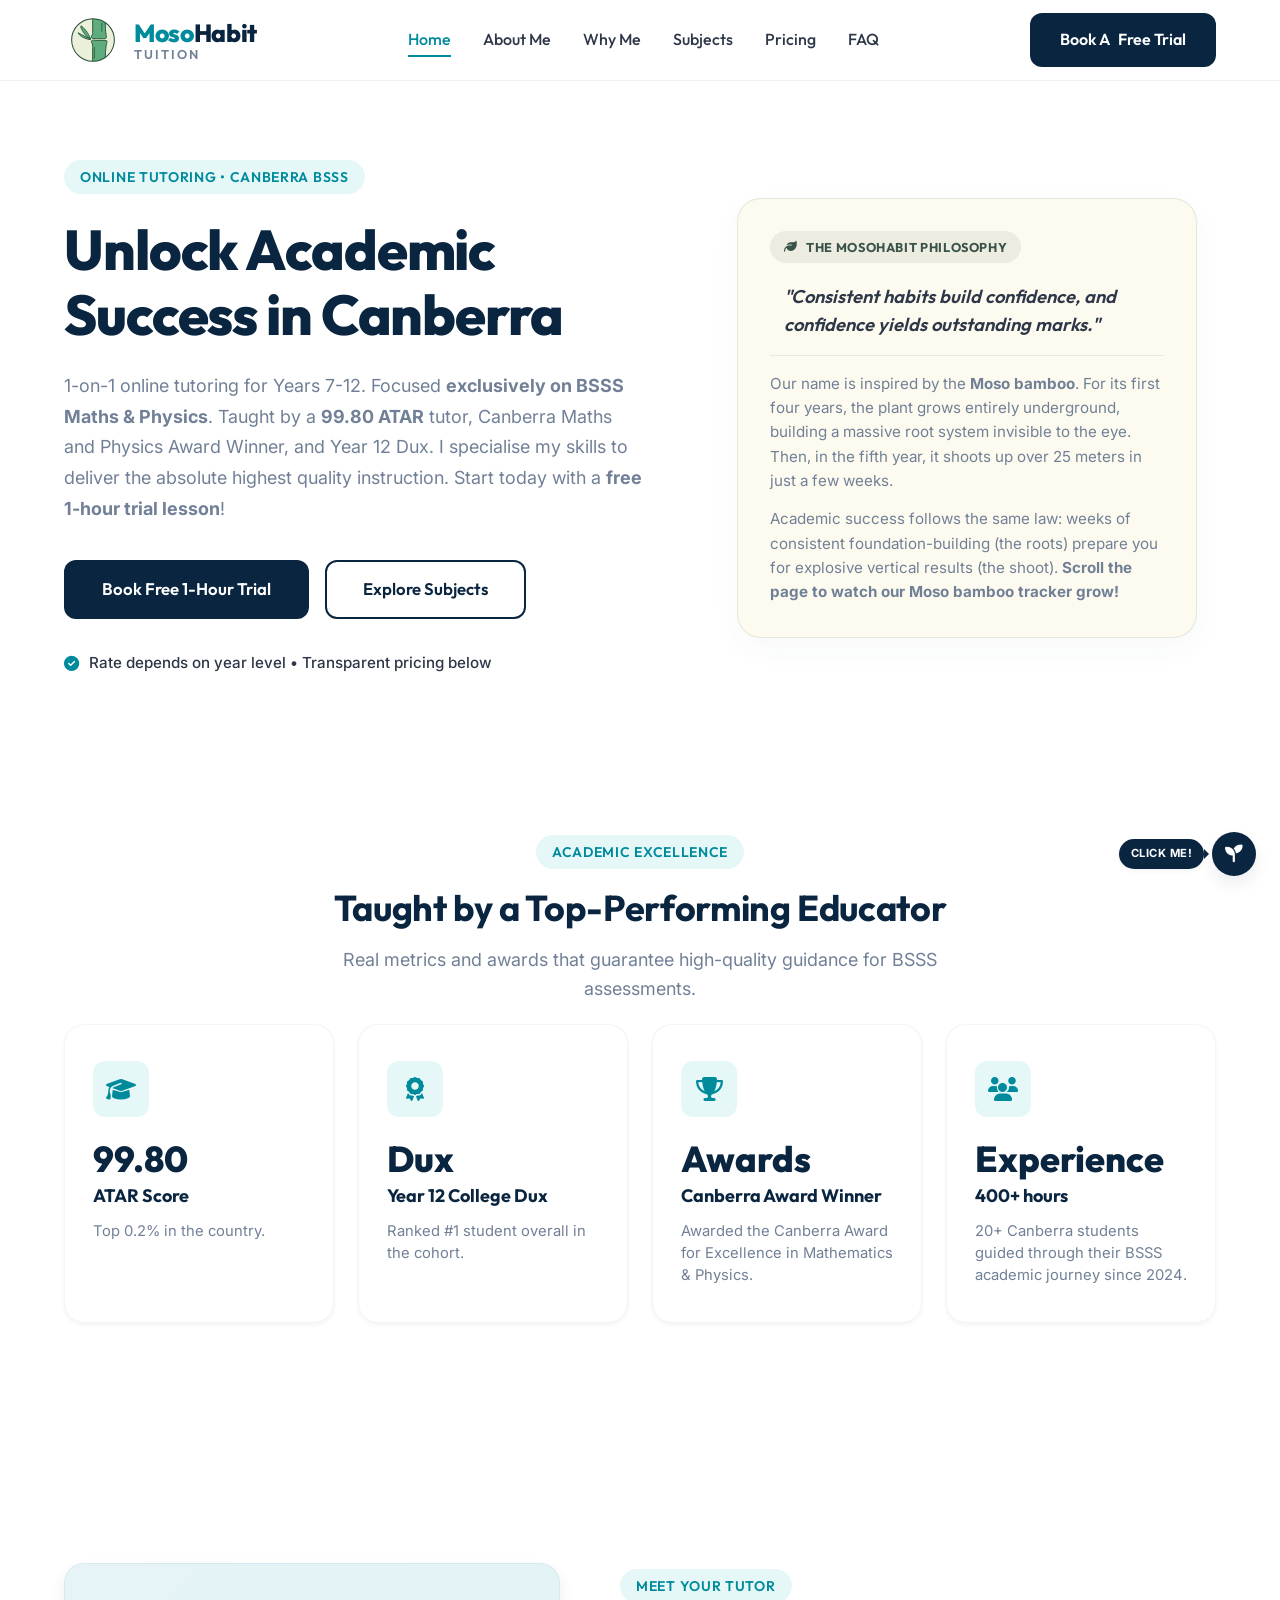
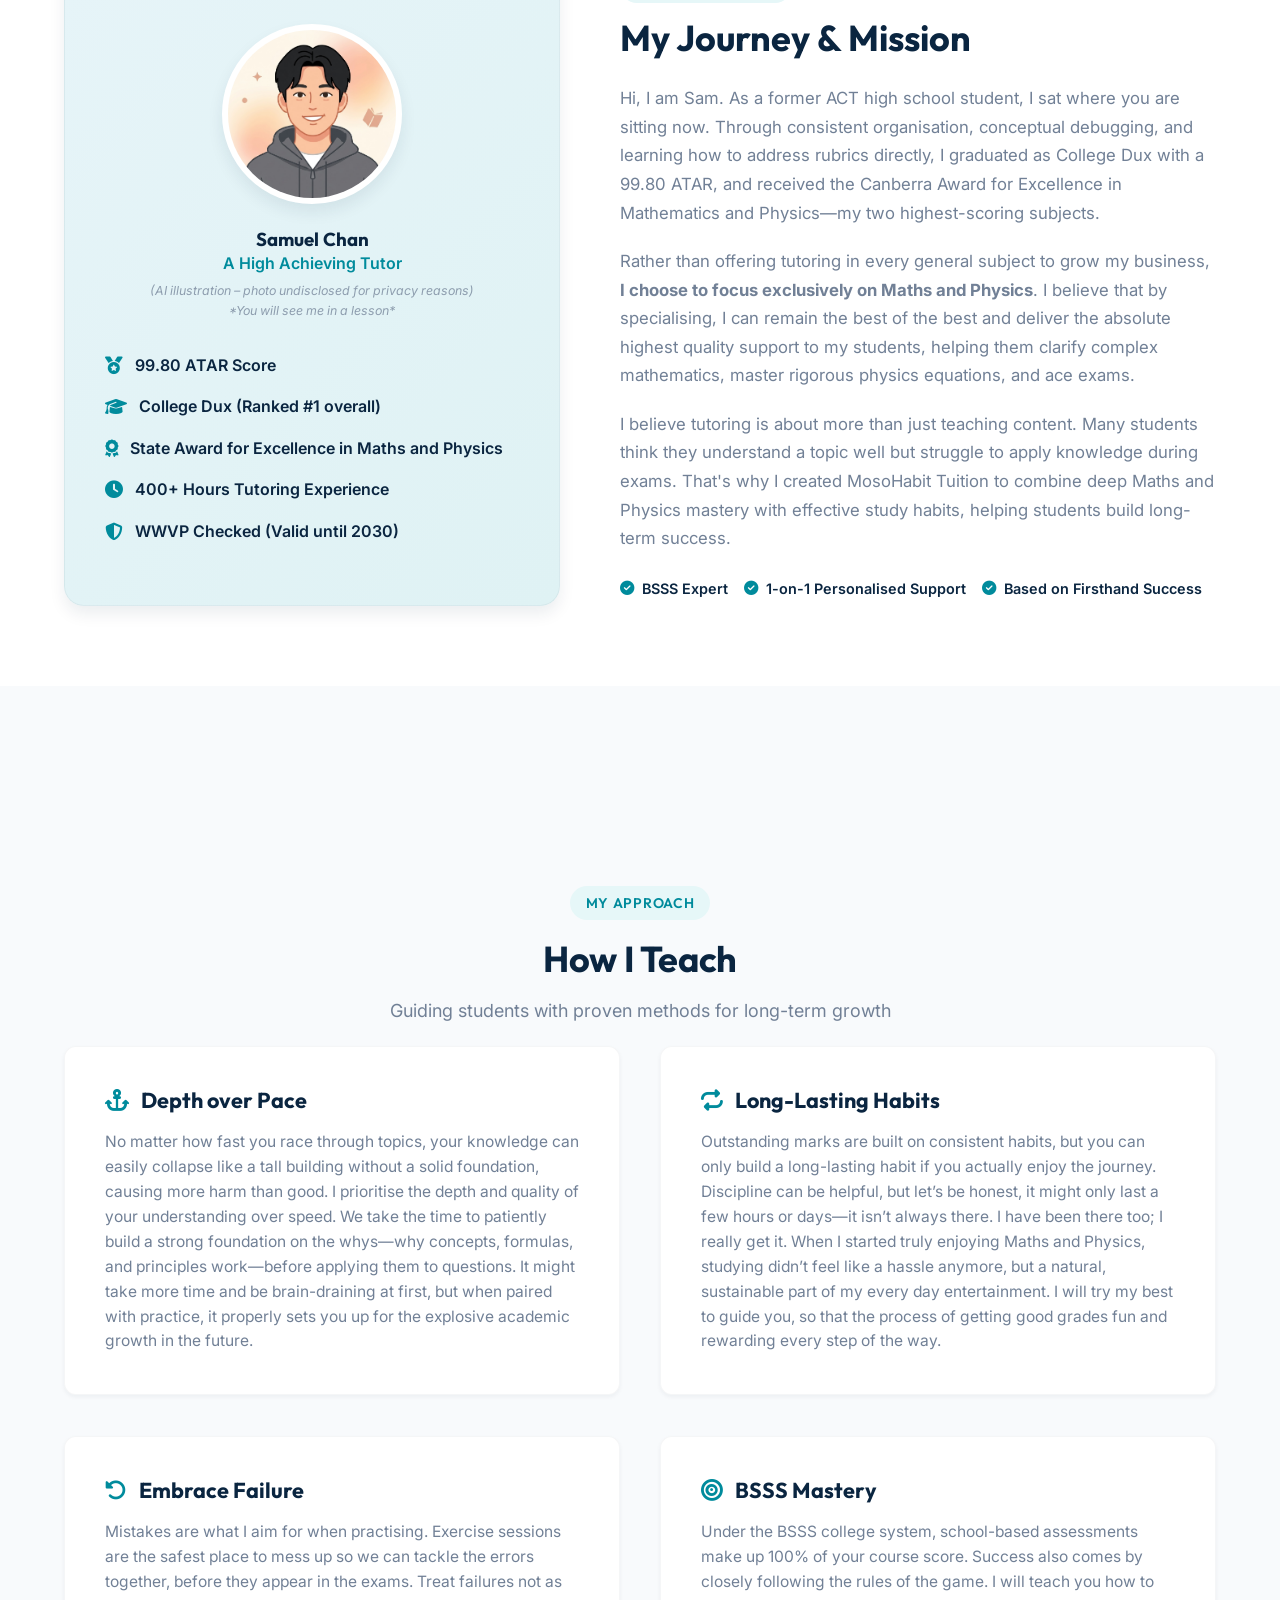
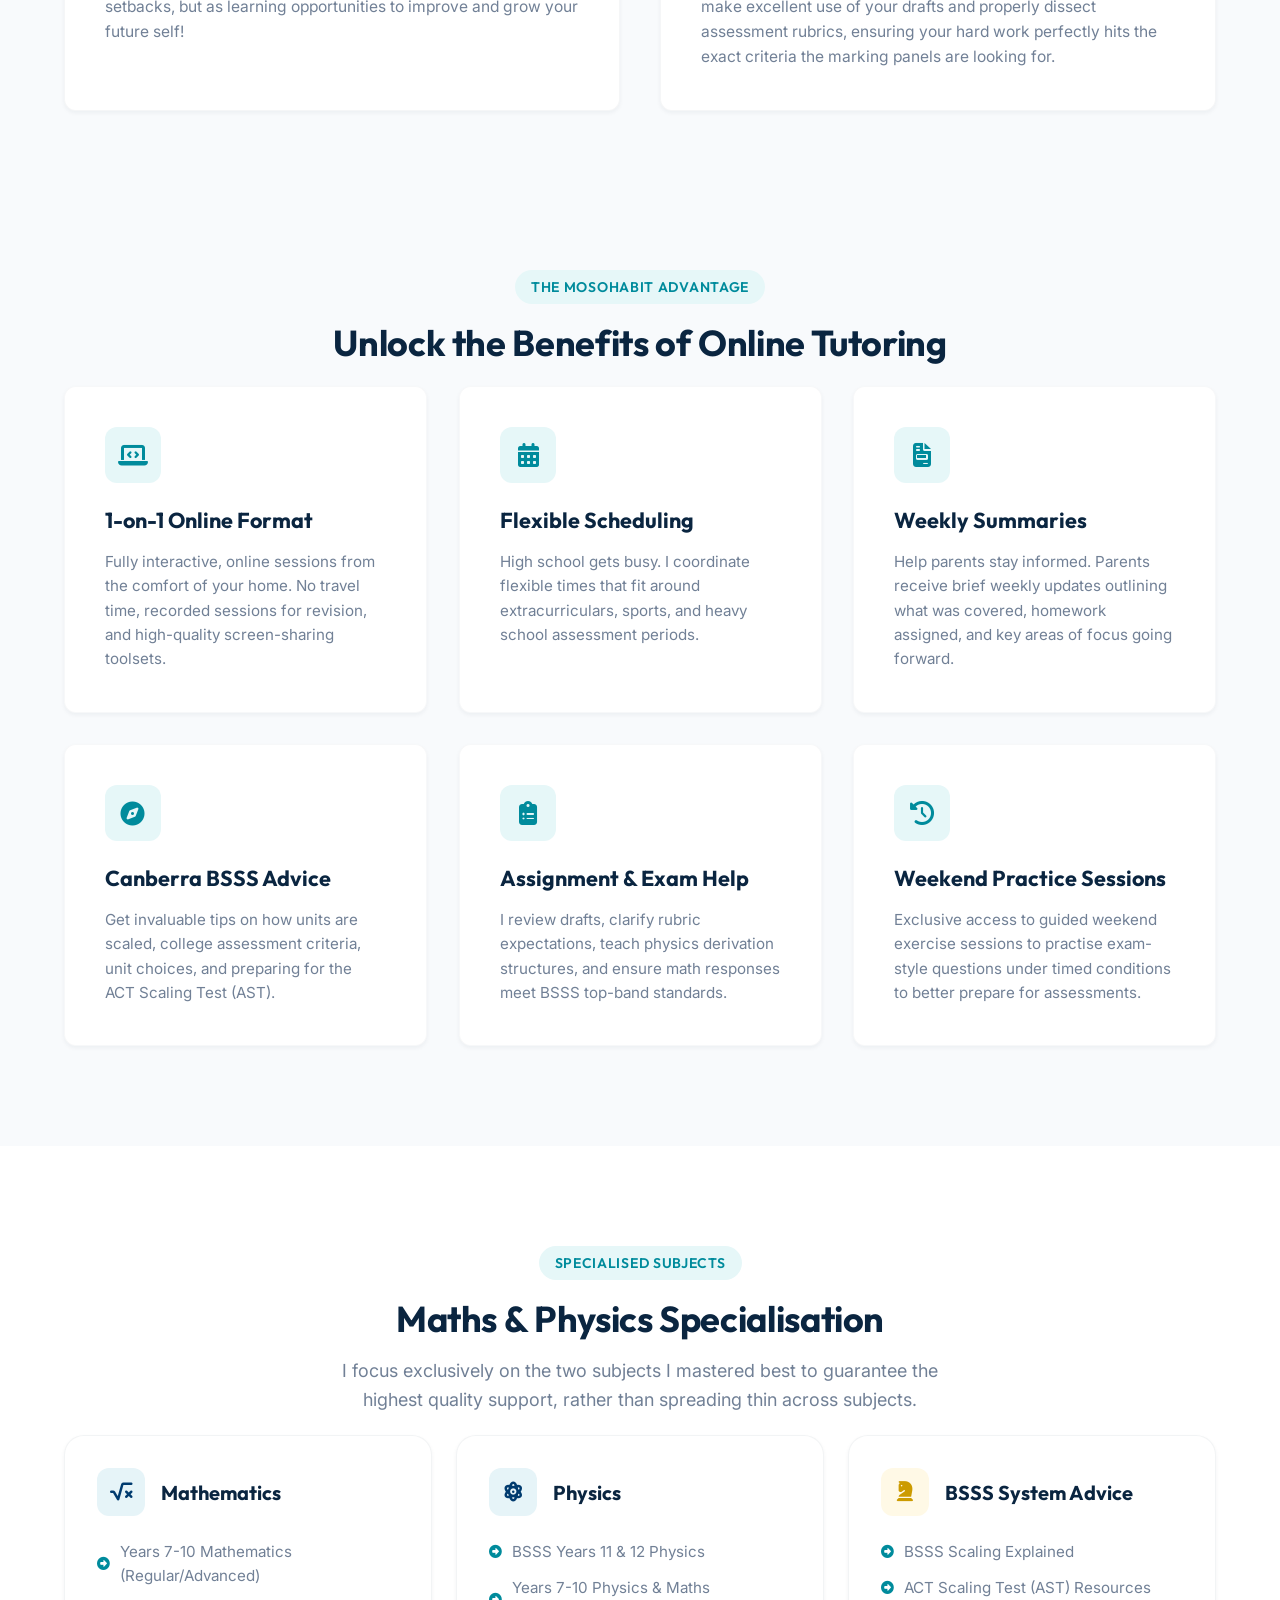
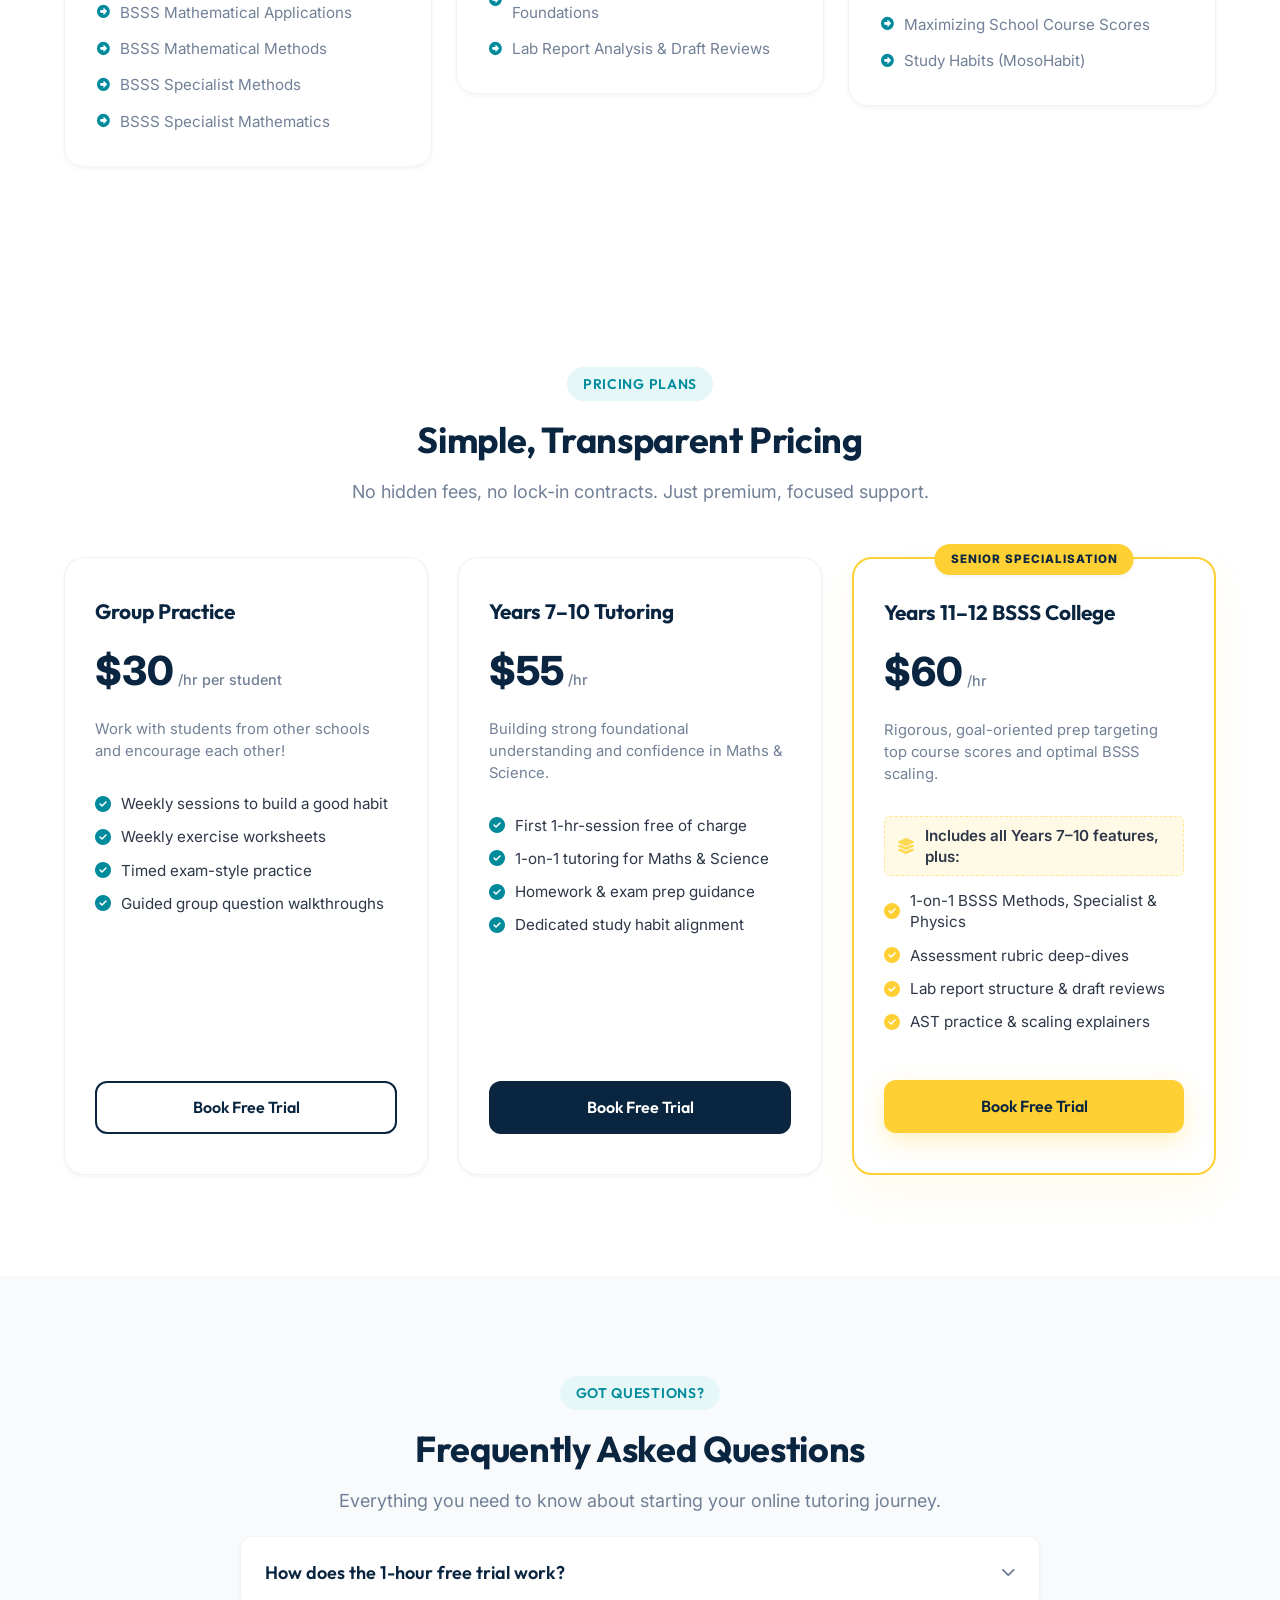
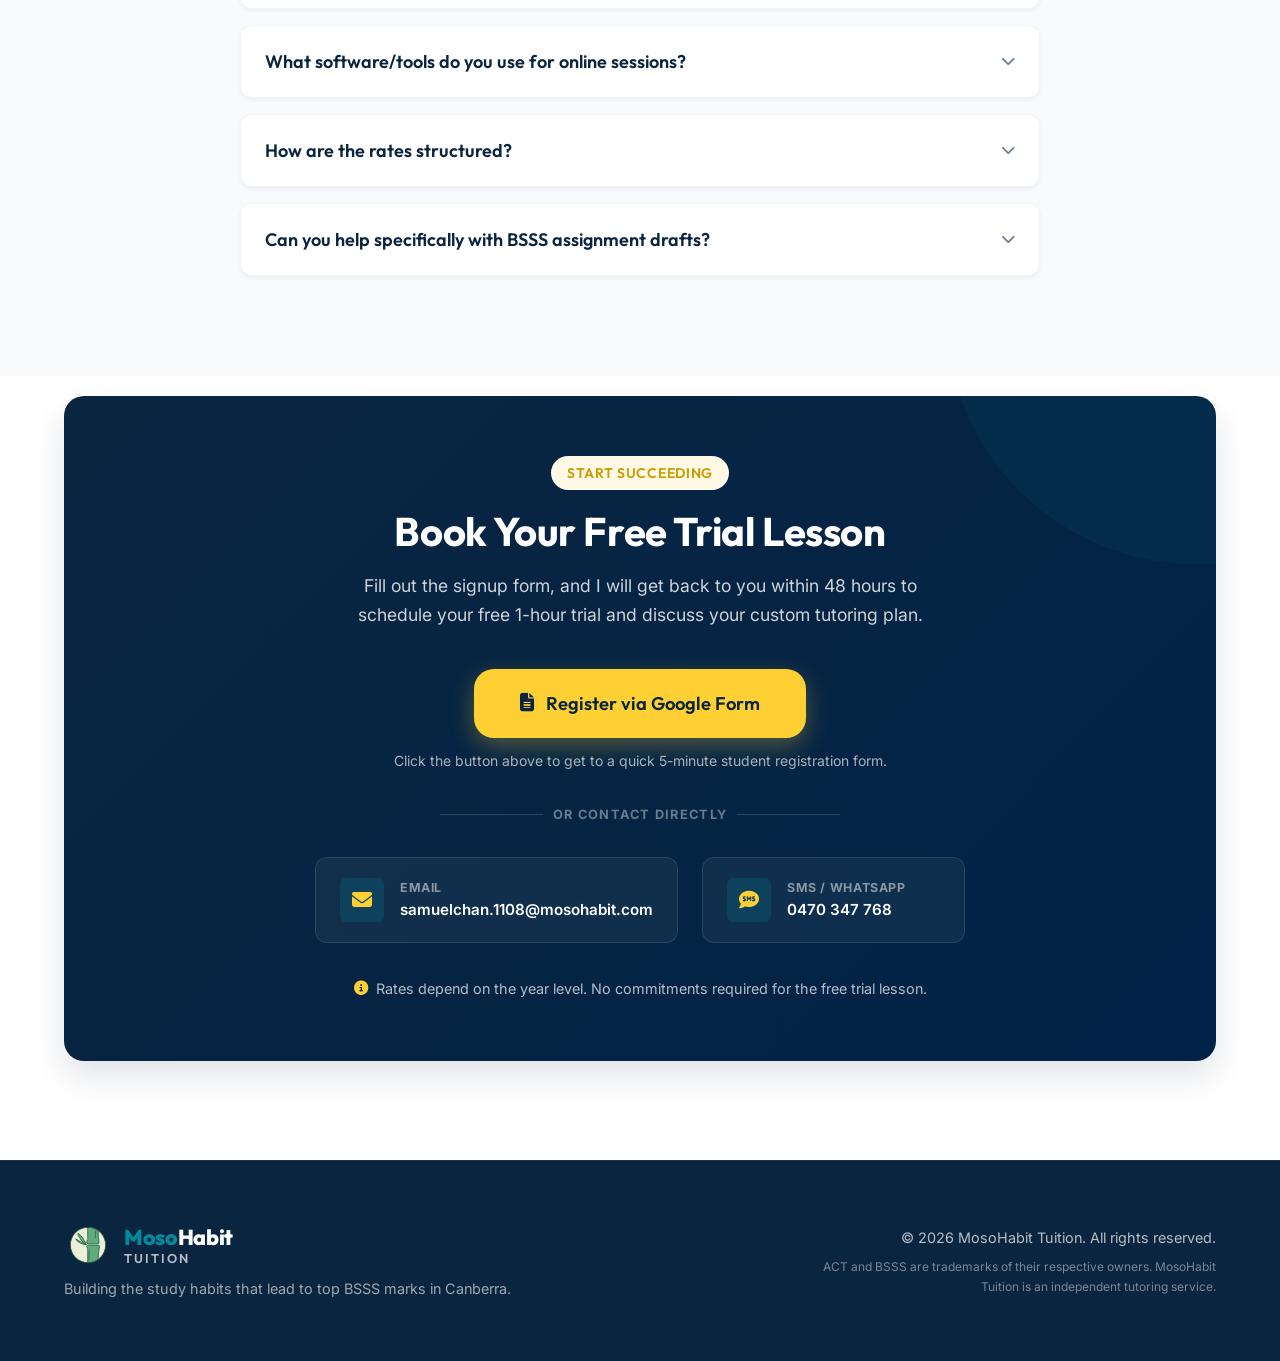
<file: index.html>
<!DOCTYPE html>
<html lang="en">

<head>
    <meta charset="UTF-8">
    <meta name="viewport" content="width=device-width, initial-scale=1.0">
    <meta name="description"
        content="Specialised 1-on-1 online tutoring for Canberra Years 7-12 BSSS students. Excel in Maths & Physics with a 99.80 ATAR tutor, Canberra Award winner, and Year 12 Dux. Book your free 1-hour trial.">
    <meta name="keywords"
        content="Canberra tutoring, BSSS tutoring, Year 12 tutor, Year 11 tutor, Year 10 tutor, ATAR, ACT tutoring, online maths tutor, online physics tutor, BSSS Physics, BSSS Maths, Canberra college tutor">
    <meta name="author" content="MosoHabit Tuition">
    <title>MosoHabit Tuition | Canberra BSSS Online Tutoring (Years 7-12)</title>

    <!-- Google Fonts -->
    <link rel="preconnect" href="https://fonts.googleapis.com">
    <link rel="preconnect" href="https://fonts.gstatic.com" crossorigin>
    <link
        href="https://fonts.googleapis.com/css2?family=Inter:wght@300;400;500;600;700&family=Outfit:wght@400;500;600;700;800&display=swap"
        rel="stylesheet">

    <!-- Favicon -->
    <link rel="icon" type="image/svg+xml" href="assets/favicon.svg">

    <!-- FontAwesome Icons -->
    <link rel="stylesheet" href="https://cdnjs.cloudflare.com/ajax/libs/font-awesome/6.4.0/css/all.min.css">

    <!-- Custom CSS -->
    <link rel="stylesheet" href="style.css">
</head>

<body>

    <!-- Header Navigation -->
    <header class="header">
        <div class="container header-container">
            <a href="#home" class="logo">
                <img src="assets/icon.svg" alt="MosoHabit Logo" class="logo-img">
                <span class="logo-text">
                    <span class="logo-title"><span class="logo-accent">Moso</span>Habit</span>
                    <span class="logo-sub">Tuition</span>
                </span>
            </a>

            <nav class="nav" id="nav-menu">
                <ul class="nav-list">
                    <li class="nav-item"><a href="#home" class="nav-link active">Home</a></li>
                    <li class="nav-item"><a href="#about" class="nav-link">About Me</a></li>
                    <li class="nav-item"><a href="#why-us" class="nav-link">Why Me</a></li>
                    <li class="nav-item"><a href="#subjects" class="nav-link">Subjects</a></li>
                    <li class="nav-item"><a href="#pricing" class="nav-link">Pricing</a></li>
                    <li class="nav-item"><a href="#faq" class="nav-link">FAQ</a></li>
                </ul>
            </nav>

            <div class="header-cta">
                <a href="#contact" class="btn btn-primary"><span class="header-btn-text-desktop">Book A </span>Free
                    Trial</a>
                <button class="mobile-nav-toggle" id="mobile-toggle" aria-label="Toggle navigation">
                    <i class="fa-solid fa-bars"></i>
                </button>
            </div>
        </div>
    </header>

    <main>
        <!-- Hero Section -->
        <section id="home" class="hero">
            <div class="container hero-container">
                <div class="hero-content reveal reveal-left">
                    <span class="badge hero-badge">Online Tutoring • Canberra BSSS</span>
                    <h1 class="hero-title">Unlock Academic Success in Canberra</h1>
                    <p class="hero-description">
                        1-on-1 online tutoring for Years 7-12. Focused <strong>exclusively on BSSS Maths &
                            Physics</strong>.
                        Taught by a <strong>99.80 ATAR</strong> tutor, Canberra Maths and Physics Award Winner, and Year
                        12
                        Dux. I specialise my skills to deliver the absolute highest quality instruction. Start today
                        with a <strong>free 1-hour trial lesson</strong>!
                    </p>
                    <div class="hero-actions">
                        <a href="#contact" class="btn btn-primary btn-lg">Book Free 1-Hour Trial</a>
                        <a href="#subjects" class="btn btn-outline btn-lg">Explore Subjects</a>
                    </div>
                    <div class="hero-ad-banner">
                        <i class="fa-solid fa-circle-check text-accent"></i>
                        <span>Rate depends on year level • Transparent pricing below</span>
                    </div>
                </div>
                <div class="hero-image-wrapper reveal reveal-right">
                    <div class="hero-philosophy-card">
                        <div class="hero-philosophy-badge">
                            <i class="fa-solid fa-leaf"></i> The MosoHabit Philosophy
                        </div>
                        <blockquote class="hero-philosophy-quote">
                            "Consistent habits build confidence, and confidence yields outstanding marks."
                        </blockquote>
                        <div class="hero-philosophy-divider"></div>
                        <p class="hero-philosophy-text">
                            Our name is inspired by the <strong>Moso bamboo</strong>. For its first four years, the
                            plant grows entirely underground, building a massive root system invisible to the eye. Then,
                            in the fifth year, it shoots up over 25 meters in just a few weeks.
                        </p>
                        <p class="hero-philosophy-text">
                            Academic success follows the same law: weeks of consistent foundation-building (the roots)
                            prepare you for explosive vertical results (the shoot).
                            <strong>Scroll the page to watch our Moso bamboo tracker grow!</strong>
                        </p>
                    </div>
                </div>
            </div>
        </section>

        <!-- Credentials Banner Section -->
        <section id="credentials" class="credentials">
            <div class="container">
                <div class="section-header text-center reveal">
                    <span class="badge">Academic Excellence</span>
                    <h2>Taught by a Top-Performing Educator</h2>
                    <p class="section-subtitle">Real metrics and awards that guarantee high-quality guidance for BSSS
                        assessments.</p>
                </div>

                <div class="credentials-grid">
                    <!-- Stat Card 1 -->
                    <div class="cred-card reveal">
                        <div class="cred-icon-wrap bg-teal-light">
                            <i class="fa-solid fa-graduation-cap text-teal"></i>
                        </div>
                        <div class="cred-value">99.80</div>
                        <h3 class="cred-title">ATAR Score</h3>
                        <p class="cred-desc">Top 0.2% in the country.</p>
                    </div>

                    <!-- Stat Card 2 -->
                    <div class="cred-card reveal delay-100">
                        <div class="cred-icon-wrap bg-teal-light">
                            <i class="fa-solid fa-award text-teal"></i>
                        </div>
                        <div class="cred-value">Dux</div>
                        <h3 class="cred-title">Year 12 College Dux</h3>
                        <p class="cred-desc">Ranked #1 student overall in the cohort.</p>
                    </div>

                    <!-- Stat Card 3 -->
                    <div class="cred-card reveal delay-200">
                        <div class="cred-icon-wrap bg-teal-light">
                            <i class="fa-solid fa-trophy text-teal"></i>
                        </div>
                        <div class="cred-value">Awards</div>
                        <h3 class="cred-title">Canberra Award Winner</h3>
                        <p class="cred-desc">Awarded the Canberra Award for Excellence in Mathematics & Physics.</p>
                    </div>

                    <!-- Stat Card 4 -->
                    <div class="cred-card reveal delay-300">
                        <div class="cred-icon-wrap bg-teal-light">
                            <i class="fa-solid fa-users text-teal"></i>
                        </div>
                        <div class="cred-value">Experience</div>
                        <h3 class="cred-title">400+ hours</h3>
                        <p class="cred-desc">20+ Canberra students guided through their BSSS academic journey
                            since 2024.</p>
                    </div>
                </div>

            </div>
        </section>

        <!-- About Section -->
        <section id="about">
            <!-- Tutor Background Story -->
            <div class="story-section">
                <div class="container story-container">
                    <div class="story-img-wrap reveal reveal-left">
                        <div class="story-img-card">
                            <div class="story-avatar-container">
                                <img src="./assets/ai-avatar.png" alt="Samuel Chan AI Cartoon Avatar"
                                    class="avatar-img">
                            </div>
                            <h3>Samuel Chan</h3>
                            <p class="text-accent" style="font-weight: 600; margin-bottom: 4px;">A High Achieving Tutor
                            </p>
                            <p class="privacy-note">(AI illustration – photo undisclosed for privacy reasons)
                                <br>*You will see me in a lesson*
                            </p>

                            <div class="story-credentials-list">
                                <div class="story-cred-item">
                                    <i class="fa-solid fa-medal"></i>
                                    <span>99.80 ATAR Score</span>
                                </div>
                                <div class="story-cred-item">
                                    <i class="fa-solid fa-graduation-cap"></i>
                                    <span>College Dux (Ranked #1 overall)</span>
                                </div>
                                <div class="story-cred-item">
                                    <i class="fa-solid fa-award"></i>
                                    <span>State Award for Excellence in Maths and Physics</span>
                                </div>
                                <div class="story-cred-item">
                                    <i class="fa-solid fa-clock"></i>
                                    <span>400+ Hours Tutoring Experience</span>
                                </div>
                                <div class="story-cred-item">
                                    <i class="fa-solid fa-shield-halved"></i>
                                    <span>WWVP Checked (Valid until 2030)</span>
                                </div>
                            </div>
                        </div>
                    </div>

                    <div class="story-text reveal reveal-right">
                        <span class="badge tutor-badge">Meet Your Tutor</span>
                        <h2>My Journey & Mission</h2>
                        <p>
                            Hi, I am Sam. As a former ACT high school student, I sat where you are sitting now. Through
                            consistent organisation, conceptual debugging, and learning how to address rubrics directly,
                            I graduated as College Dux with a 99.80 ATAR, and received the Canberra Award for Excellence
                            in Mathematics and Physics—my two highest-scoring subjects.
                        </p>
                        <p>
                            Rather than offering tutoring in every general subject to grow my business, <strong>I choose
                                to focus exclusively on Maths and Physics</strong>. I believe that by specialising, I
                            can remain the best of the best and deliver the absolute highest quality support to my
                            students, helping them clarify complex mathematics, master rigorous physics equations, and
                            ace exams.
                        </p>
                        <p>
                            I believe tutoring is about more than just teaching content. Many students think they
                            understand a topic well but struggle to apply knowledge during exams. That's why I created
                            MosoHabit Tuition to combine deep Maths and Physics mastery with effective study habits,
                            helping students build long-term success.
                        </p>
                        <div class="tutor-tags" style="margin-top: 24px;">
                            <span class="tutor-tag"><i class="fa-solid fa-circle-check"></i> BSSS Expert</span>
                            <span class="tutor-tag"><i class="fa-solid fa-circle-check"></i> 1-on-1 Personalised
                                Support</span>
                            <span class="tutor-tag"><i class="fa-solid fa-circle-check"></i> Based on Firsthand
                                Success</span>
                        </div>
                    </div>
                </div>
            </div>
        </section>

        <!-- Why Me / How I Teach & Advantages Section -->
        <section id="why-us" class="why-us bg-light">
            <div class="philosophy-section">
                <div class="container">
                    <div class="section-header text-center reveal">
                        <span class="badge">My Approach</span>
                        <h2>How I Teach</h2>
                        <p class="section-subtitle">Guiding students with proven methods for long-term growth</p>
                    </div>

                    <div class="philosophy-grid">
                        <div class="philosophy-card reveal">
                            <h3><i class="fa-solid fa-anchor"></i> Depth over Pace</h3>
                            <p>No matter how fast you race through topics, your knowledge can easily collapse like a
                                tall building without a solid foundation, causing more harm than good.
                                I prioritise the depth and quality of your understanding over speed. We take the time to
                                patiently build a strong foundation on the whys—why concepts, formulas, and principles
                                work—before applying them to questions. It might take more time and be brain-draining at
                                first, but when paired with practice, it properly sets you up for the explosive academic
                                growth in the future.
                            </p>
                        </div>

                        <div class="philosophy-card reveal delay-100">
                            <h3><i class="fa-solid fa-repeat"></i> Long-Lasting Habits</h3>
                            <p>Outstanding marks are built on consistent habits, but you can only build a long-lasting
                                habit if you actually enjoy the journey. Discipline can be helpful, but let’s be honest,
                                it might only last a few hours or days—it isn’t always there. I have been there too; I
                                really get it. When I started truly enjoying Maths and Physics, studying didn’t feel
                                like a hassle anymore, but a natural, sustainable part of my every day entertainment. I
                                will try my best to guide you, so that the process of getting good grades fun and
                                rewarding every step of the way.
                            </p>
                        </div>

                        <div class="philosophy-card reveal delay-200">
                            <h3><i class="fa-solid fa-rotate-left"></i> Embrace Failure</h3>
                            <p>Mistakes are what I aim for when practising. Exercise sessions are the safest place to
                                mess up so we can tackle the errors together, before they appear in the exams. Treat
                                failures not as setbacks, but as learning opportunities to improve and grow
                                your future self!
                            </p>
                        </div>

                        <div class="philosophy-card reveal delay-300">
                            <h3><i class="fa-solid fa-bullseye"></i> BSSS Mastery</h3>
                            <p>Under the BSSS college system, school-based assessments make up 100% of your course
                                score. Success also comes by closely following the rules of the game. I will teach you
                                how to make excellent use of your drafts and properly dissect assessment rubrics,
                                ensuring your hard work perfectly hits the exact criteria the marking panels are looking
                                for.
                            </p>
                        </div>
                    </div>
                </div>
            </div>

            <!-- Key Features / Advantages -->
            <div class="container" style="margin-top: 60px;">
                <div class="section-header text-center reveal">
                    <span class="badge">The MosoHabit Advantage</span>
                    <h2>Unlock the Benefits of Online Tutoring</h2>
                    <p class="section-subtitle"></p>
                </div>

                <div class="features-grid">
                    <!-- Feature 1 -->
                    <div class="feature-card reveal">
                        <div class="feature-icon"><i class="fa-solid fa-laptop-code"></i></div>
                        <h3>1-on-1 Online Format</h3>
                        <p>Fully interactive, online sessions from the comfort of your home. No travel time, recorded
                            sessions for revision, and high-quality screen-sharing toolsets.</p>
                    </div>

                    <!-- Feature 2 -->
                    <div class="feature-card reveal delay-100">
                        <div class="feature-icon"><i class="fa-solid fa-calendar-days"></i></div>
                        <h3>Flexible Scheduling</h3>
                        <p>High school gets busy. I coordinate flexible times that fit around extracurriculars, sports,
                            and heavy school assessment periods.</p>
                    </div>

                    <!-- Feature 3 -->
                    <div class="feature-card reveal delay-200">
                        <div class="feature-icon"><i class="fa-solid fa-file-invoice"></i></div>
                        <h3>Weekly Summaries</h3>
                        <p>Help parents stay informed. Parents receive brief weekly updates outlining what was covered,
                            homework assigned, and key areas of focus going forward.</p>
                    </div>

                    <!-- Feature 4 -->
                    <div class="feature-card reveal">
                        <div class="feature-icon"><i class="fa-solid fa-compass"></i></div>
                        <h3>Canberra BSSS Advice</h3>
                        <p>Get invaluable tips on how units are scaled, college assessment criteria, unit choices, and
                            preparing for the ACT Scaling Test (AST).</p>
                    </div>

                    <!-- Feature 5 -->
                    <div class="feature-card reveal delay-100">
                        <div class="feature-icon"><i class="fa-solid fa-clipboard-list"></i></div>
                        <h3>Assignment & Exam Help</h3>
                        <p>I review drafts, clarify rubric expectations, teach physics derivation structures, and
                            ensure math responses meet BSSS top-band standards.</p>
                    </div>

                    <!-- Feature 6 -->
                    <div class="feature-card reveal delay-200">
                        <div class="feature-icon"><i class="fa-solid fa-clock-rotate-left"></i></div>
                        <h3>Weekend Practice Sessions</h3>
                        <p>Exclusive access to guided weekend exercise sessions to practise exam-style questions under
                            timed conditions to better prepare for assessments.</p>
                    </div>
                </div>
            </div>
        </section>

        <!-- Subjects Offered Section -->
        <section id="subjects" class="subjects">
            <div class="container">
                <div class="section-header text-center reveal">
                    <span class="badge">Specialised Subjects</span>
                    <h2>Maths & Physics Specialisation</h2>
                    <p class="section-subtitle">I focus exclusively on the two subjects I mastered best to guarantee the
                        highest quality support, rather than spreading thin across subjects.</p>
                </div>

                <div class="subjects-grid">
                    <!-- Subject 1 -->
                    <div class="subject-card reveal">
                        <div class="subject-header">
                            <div class="subject-icon bg-blue-light"><i
                                    class="fa-solid fa-square-root-variable text-blue"></i></div>
                            <h3>Mathematics</h3>
                        </div>
                        <ul class="subject-bullets">
                            <li><i class="fa-solid fa-circle-right text-teal"></i> Years 7-10 Mathematics
                                (Regular/Advanced) </li>
                            <li><i class="fa-solid fa-circle-right text-teal"></i> BSSS Mathematical Applications</li>
                            <li><i class="fa-solid fa-circle-right text-teal"></i> BSSS Mathematical Methods</li>
                            <li><i class="fa-solid fa-circle-right text-teal"></i> BSSS Specialist Methods</li>
                            <li><i class="fa-solid fa-circle-right text-teal"></i> BSSS Specialist Mathematics</li>
                        </ul>
                    </div>

                    <!-- Subject 2 -->
                    <div class="subject-card reveal delay-100">
                        <div class="subject-header">
                            <div class="subject-icon bg-blue-light"><i class="fa-solid fa-atom text-blue"></i></div>
                            <h3>Physics</h3>
                        </div>
                        <ul class="subject-bullets">
                            <li><i class="fa-solid fa-circle-right text-teal"></i> BSSS Years 11 & 12 Physics</li>
                            <li><i class="fa-solid fa-circle-right text-teal"></i> Years 7-10 Physics & Maths
                                Foundations</li>
                            <li><i class="fa-solid fa-circle-right text-teal"></i> Lab Report Analysis & Draft Reviews
                            </li>
                        </ul>
                    </div>

                    <!-- Subject 3 -->
                    <div class="subject-card reveal delay-200">
                        <div class="subject-header">
                            <div class="subject-icon bg-gold-light"><i class="fa-solid fa-chess-knight text-gold"></i>
                            </div>
                            <h3>BSSS System Advice</h3>
                        </div>
                        <ul class="subject-bullets">
                            <li><i class="fa-solid fa-circle-right text-teal"></i> BSSS Scaling Explained</li>
                            <li><i class="fa-solid fa-circle-right text-teal"></i> ACT Scaling Test (AST) Resources</li>
                            <li><i class="fa-solid fa-circle-right text-teal"></i> Maximizing School Course Scores</li>
                            <li><i class="fa-solid fa-circle-right text-teal"></i> Study Habits (MosoHabit)</li>
                        </ul>
                    </div>
                </div>
            </div>
        </section>

        <!-- Pricing Section -->
        <section id="pricing" class="pricing">
            <div class="container">
                <div class="section-header text-center reveal">
                    <span class="badge">Pricing Plans</span>
                    <h2>Simple, Transparent Pricing</h2>
                    <p class="section-subtitle">No hidden fees, no lock-in contracts. Just premium, focused support.</p>
                </div>

                <div class="pricing-grid">
                    <!-- Pricing Card 1 -->
                    <div class="pricing-card reveal">
                        <div class="pricing-header">
                            <h3>Group Practice</h3>
                            <div class="price">$30<span>/hr per student</span></div>
                            <p class="pricing-desc"> Work with students from other schools and encourage each other!</p>
                        </div>
                        <ul class="pricing-features">
                            <li><i class="fa-solid fa-circle-check"></i> Weekly sessions to build a good habit</li>
                            <li><i class="fa-solid fa-circle-check"></i> Weekly exercise worksheets</li>
                            <li><i class="fa-solid fa-circle-check"></i> Timed exam-style practice</li>
                            <li><i class="fa-solid fa-circle-check"></i> Guided group question walkthroughs</li>
                        </ul>
                        <div class="pricing-action">
                            <a href="#contact" class="btn btn-outline btn-full">Book Free Trial</a>
                        </div>
                    </div>

                    <!-- Pricing Card 2 -->
                    <div class="pricing-card reveal delay-100">
                        <div class="pricing-header">
                            <h3>Years 7–10 Tutoring</h3>
                            <div class="price">$55<span>/hr</span></div>
                            <p class="pricing-desc">Building strong foundational understanding and confidence in Maths &
                                Science.</p>
                        </div>
                        <ul class="pricing-features">
                            <li><i class="fa-solid fa-circle-check"></i> First 1-hr-session free of charge</li>
                            <li><i class="fa-solid fa-circle-check"></i> 1-on-1 tutoring for Maths & Science</li>
                            <li><i class="fa-solid fa-circle-check"></i> Homework & exam prep guidance</li>
                            <li><i class="fa-solid fa-circle-check"></i> Dedicated study habit alignment</li>
                        </ul>
                        <div class="pricing-action">
                            <a href="#contact" class="btn btn-primary btn-full">Book Free Trial</a>
                        </div>
                    </div>

                    <!-- Pricing Card 3 (Featured) -->
                    <div class="pricing-card featured reveal delay-200">
                        <div class="pricing-badge">Senior Specialisation</div>
                        <div class="pricing-header">
                            <h3>Years 11–12 BSSS College</h3>
                            <div class="price">$60<span>/hr</span></div>
                            <p class="pricing-desc">Rigorous, goal-oriented prep targeting top course scores and optimal
                                BSSS scaling.</p>
                        </div>
                        <ul class="pricing-features">
                            <li class="pricing-feature-include-all">
                                <i class="fa-solid fa-layer-group"></i> Includes all Years 7–10 features, plus:
                            </li>
                            <li><i class="fa-solid fa-circle-check"></i> 1-on-1 BSSS Methods, Specialist & Physics</li>
                            <li><i class="fa-solid fa-circle-check"></i> Assessment rubric deep-dives</li>
                            <li><i class="fa-solid fa-circle-check"></i> Lab report structure & draft reviews</li>
                            <li><i class="fa-solid fa-circle-check"></i> AST practice & scaling explainers</li>
                        </ul>
                        <div class="pricing-action">
                            <a href="#contact" class="btn btn-gold btn-full">Book Free Trial</a>
                        </div>
                    </div>
                </div>
            </div>
        </section>

        <!-- FAQ Section -->
        <section id="faq" class="faq bg-light">
            <div class="container">
                <div class="section-header text-center reveal">
                    <span class="badge">Got Questions?</span>
                    <h2>Frequently Asked Questions</h2>
                    <p class="section-subtitle">Everything you need to know about starting your online tutoring journey.
                    </p>
                </div>

                <div class="faq-accordion-wrap reveal">
                    <!-- FAQ 1 -->
                    <div class="faq-item">
                        <button class="faq-trigger">
                            <span>How does the 1-hour free trial work?</span>
                            <i class="fa-solid fa-chevron-down faq-arrow"></i>
                        </button>
                        <div class="faq-content">
                            <p>The free trial is a full 60-minute, no-obligation session. We briefly assess the
                                student's current understanding, then jump straight into a real lesson—just like a
                                standard session—working through upcoming topics or past assessments so you can
                                experience my tutoring style firsthand.</p>
                            <p style="margin-top: 10px;">After the trial, there is zero pressure—you simply decide if
                                we're the right fit to continue.</p>
                        </div>
                    </div>

                    <!-- FAQ 2 -->
                    <div class="faq-item">
                        <button class="faq-trigger">
                            <span>What software/tools do you use for online sessions?</span>
                            <i class="fa-solid fa-chevron-down faq-arrow"></i>
                        </button>
                        <div class="faq-content">
                            <p>I use Zoom for our lessons, coupled with an online collaborative whiteboard, giving us
                                the best of both worlds. All you need is: </p>
                            <ul>
                                <li>A device to join the Zoom meeting</li>
                                <li>Pen/pencil & some paper</li>
                                <li>Your attention and a willingness to learn!</li>
                            </ul>
                            <p>It feels as collaborative as sitting in the same room together, but you also get all the
                                flexibility, convenience, and comfort of an online lesson.
                            </p>
                        </div>
                    </div>

                    <!-- FAQ 3 -->
                    <div class="faq-item">
                        <button class="faq-trigger">
                            <span>How are the rates structured?</span>
                            <i class="fa-solid fa-chevron-down faq-arrow"></i>
                        </button>
                        <div class="faq-content">
                            <p>Rates vary depending on two factors:</p>
                            <ul>
                                <li><strong>Student's year level:</strong> Years 7–10 vs. Years 11–12
                                    (Methods/Specialist).</li>
                                <li><strong>Type of lesson:</strong> Focused 1-on-1 tutoring or guided group exercise
                                    sessions.</li>
                            </ul>
                            <p>Rates generally range from $30 to $60 per hour. Please see our <a href="#pricing"
                                    style="color: var(--color-accent); font-weight: 600; text-decoration: underline;">pricing
                                    section</a> for a detailed breakdown, or fill out the registration form to book your
                                free trial.</p>
                        </div>
                    </div>

                    <!-- FAQ 4 -->
                    <div class="faq-item">
                        <button class="faq-trigger">
                            <span>Can you help specifically with BSSS assignment drafts?</span>
                            <i class="fa-solid fa-chevron-down faq-arrow"></i>
                        </button>
                        <div class="faq-content">
                            <p>Absolutely. Under the ACT BSSS system, school-based assessments represent 100% of your
                                grade. I help students decode BSSS rubrics, verify calculation workflows, and structure
                                lab report analyses to reach their full potential.</p>
                            <p
                                style="font-size: 0.825rem; color: var(--color-text-light); opacity: 0.8; font-style: italic; margin-top: 12px; line-height: 1.4; border-top: 1px dashed rgba(10, 37, 64, 0.1); padding-top: 12px;">
                                <strong>Note:</strong> <a
                                    href="https://www.bsss.act.edu.au/academic_integrity_information" target="_blank"
                                    rel="noopener noreferrer"
                                    style="color: inherit; text-decoration: underline;">Academic misconduct is a serious
                                    offence</a>, and I do not condone such activity.
                                <br><br>
                                My role is strictly to provide advice and recommendations to guide your learning. I will
                                support your progress, and I encourage and expect you to do the core thinking and bring
                                your own thoughts and questions to our sessions.
                            </p>
                        </div>
                    </div>

                </div>
            </div>
        </section>

        <!-- CTA & Google Form Signup Section -->
        <section id="contact" class="contact">
            <div class="container">
                <div class="contact-card reveal reveal-scale">
                    <div class="contact-header">
                        <span class="badge badge-yellow">Start Succeeding</span>
                        <h2>Book Your Free Trial Lesson</h2>
                        <p>Fill out the signup form, and I will get back to you within 48 hours to schedule your free
                            1-hour trial and discuss your custom tutoring plan.</p>
                    </div>

                    <div class="contact-body">
                        <!-- Signup Button linking to Google Form -->
                        <div class="signup-action-area">
                            <a href="https://docs.google.com/forms/d/e/1FAIpQLSdieeS3l1BECyyOacbB-kfk0cgnBVUJ_aZ-Zr1fEjfT1oHkrg/viewform?usp=publish-editor"
                                target="_blank" rel="noopener noreferrer" class="btn btn-gold btn-xl btn-gform"
                                id="gform-link">
                                <i class="fa-solid fa-file-lines"></i> Register via Google Form
                            </a>
                            <p class="gform-hint">Click the button above to get to a quick 5-minute student registration
                                form.
                            </p>
                        </div>

                        <div class="divider">
                            <span>OR CONTACT DIRECTLY</span>
                        </div>

                        <div class="contact-info-grid">
                            <!-- Contact item 1 -->
                            <a href="mailto:samuelchan.1108@mosohabit.com" class="contact-item">
                                <div class="contact-icon-wrap"><i class="fa-solid fa-envelope"></i></div>
                                <div class="contact-details">
                                    <span class="contact-label">Email</span>
                                    <span class="contact-val">samuelchan.1108@mosohabit.com</span>
                                </div>
                            </a>

                            <!-- Contact item 2 -->
                            <a href="https://wa.me/61470347768" target="_blank" rel="noopener noreferrer"
                                class="contact-item">
                                <div class="contact-icon-wrap"><i class="fa-solid fa-comment-sms"></i></div>
                                <div class="contact-details">
                                    <span class="contact-label">SMS / WhatsApp</span>
                                    <span class="contact-val">0470 347 768</span>
                                </div>
                            </a>
                        </div>

                        <div class="contact-footer">
                            <p class="rate-disclaimer"><i class="fa-solid fa-circle-info"></i> Rates depend on the year
                                level. No commitments required for the free trial lesson.</p>
                        </div>
                    </div>
                </div>
            </div>
        </section>
    </main>

    <!-- Footer -->
    <footer class="footer">
        <div class="container footer-container">
            <div class="footer-left">
                <a href="#home" class="footer-logo">
                    <img src="assets/icon.svg" alt="MosoHabit Logo" class="logo-img">
                    <span class="logo-text">
                        <span class="logo-title"><span class="logo-accent">Moso</span>Habit</span>
                        <span class="logo-sub">Tuition</span>
                    </span>
                </a>
                <p class="footer-tagline">Building the study habits that lead to top BSSS marks in Canberra.</p>
            </div>

            <div class="footer-right">
                <p class="copyright">&copy; 2026 MosoHabit Tuition. All rights reserved.</p>
                <p class="footer-disclaimer">ACT and BSSS are trademarks of their respective owners. MosoHabit Tuition
                    is an independent tutoring service.</p>
            </div>
        </div>
    </footer>

    <!-- Floating Moso Bamboo Story Widget -->
    <div class="bamboo-widget minimized" id="bamboo-widget">
        <div class="bamboo-widget-header">
            <button class="bamboo-widget-minimize" id="bamboo-minimize" aria-label="Minimize widget">
                <i class="fa-solid fa-chevron-right"></i>
            </button>
        </div>
        <div class="bamboo-widget-content">
            <div class="bamboo-visual-container">
                <!-- Interactive SVG -->
                <svg width="100" height="240" viewBox="0 0 100 240" id="bamboo-svg">
                    <!-- Ground level divider -->
                    <line x1="10" y1="140" x2="90" y2="140" stroke="#8d6e63" stroke-width="2" stroke-dasharray="4 2" />

                    <!-- Background Timeline Diagram -->
                    <g id="bamboo-timeline" opacity="0.4">
                        <!-- Timeline vertical track line -->
                        <line x1="86" y1="20" x2="86" y2="230" stroke="#a0aec0" stroke-width="1"
                            stroke-dasharray="2 2" />

                        <!-- Timeline labels & marker ticks on the right of plant -->
                        <!-- Underground roots years -->
                        <circle cx="86" cy="160" r="2.5" fill="#a0aec0" />
                        <text x="80" y="163" fill="#718096" font-size="7" font-family="var(--font-primary)"
                            font-weight="600" text-anchor="end">Yr 1</text>

                        <circle cx="86" cy="182" r="2.5" fill="#a0aec0" />
                        <text x="80" y="185" fill="#718096" font-size="7" font-family="var(--font-primary)"
                            font-weight="600" text-anchor="end">Yr 2</text>

                        <circle cx="86" cy="205" r="2.5" fill="#a0aec0" />
                        <text x="80" y="208" fill="#718096" font-size="7" font-family="var(--font-primary)"
                            font-weight="600" text-anchor="end">Yr 3</text>

                        <circle cx="86" cy="225" r="2.5" fill="#a0aec0" />
                        <text x="80" y="228" fill="#718096" font-size="7" font-family="var(--font-primary)"
                            font-weight="600" text-anchor="end">Yr 4</text>

                        <!-- Aboveground sprout years -->
                        <circle cx="86" cy="125" r="2.5" fill="#008b9c" />
                        <text x="80" y="128" fill="#008b9c" font-size="7" font-family="var(--font-primary)"
                            font-weight="700" text-anchor="end">Yr 5 Sprout</text>

                        <circle cx="86" cy="45" r="2.5" fill="#2e7d32" />
                        <text x="80" y="48" fill="#2e7d32" font-size="7" font-family="var(--font-primary)"
                            font-weight="700" text-anchor="end">Yr 5 Stalk</text>
                    </g>

                    <!-- Roots Path (Initially hidden / grows on scroll 0-93%) -->
                    <g id="bamboo-roots" stroke="#8d6e63" stroke-width="2.5" fill="none" stroke-linecap="round">
                        <!-- Main Tap Root (Asymmetric wobbly curve) -->
                        <path d="M50,140 Q47,175 52,210" id="root-main" />
                        <!-- Left Lateral Roots (Asymmetric curves) -->
                        <path d="M50,148 Q28,162 20,180" id="root-left-1" />
                        <path d="M49,170 Q30,195 24,222" id="root-left-2" />
                        <!-- Right Lateral Roots (Asymmetric curves) -->
                        <path d="M50,154 Q72,168 82,192" id="root-right-1" />
                        <path d="M51,182 Q68,205 76,215" id="root-right-2" />
                        <!-- Capillary Roots (Denser branching growing out of lateral roots) -->
                        <path d="M35,160 Q24,175 18,195" stroke-width="1.3" id="root-cap-l1" />
                        <path d="M69,171 Q78,188 82,205" stroke-width="1.3" id="root-cap-r1" />
                        <path d="M36,190 Q24,202 16,218" stroke-width="1.3" id="root-cap-l2" />
                        <path d="M63,198 Q72,210 76,225" stroke-width="1.3" id="root-cap-r2" />
                        <path d="M29,206 Q20,218 16,230" stroke-width="1.3" id="root-cap-l3" />
                        <path d="M76,181 Q84,195 88,212" stroke-width="1.3" id="root-cap-r3" />
                    </g>

                    <!-- Bamboo Shoot (Initially hidden / grows on scroll 93-100%) -->
                    <g id="bamboo-shoot" stroke="#2e7d32" fill="none" stroke-linecap="round">
                        <!-- Stalk Segments (drawn upwards with wobbly connections) -->
                        <path d="M50,140 L49,120" stroke-width="5" id="stalk-1" />
                        <path d="M49,120 L51,95" stroke-width="4.5" id="stalk-2" />
                        <path d="M51,95 L48,70" stroke-width="4" id="stalk-3" />
                        <path d="M48,70 L50,45" stroke-width="3.5" id="stalk-4" />
                        <path d="M50,45 L47,20" stroke-width="3" id="stalk-5" />
                        <path d="M47,20 L49,-5" stroke-width="2.6" id="stalk-6" />
                        <path d="M49,-5 L46,-30" stroke-width="2.2" id="stalk-7" />
                        <path d="M46,-30 L48,-55" stroke-width="1.8" id="stalk-8" />
                        <path d="M48,-55 L47,-80" stroke-width="1.4" id="stalk-9" />

                        <!-- Segment nodes (rings centered on wobbly joints) -->
                        <ellipse cx="49" cy="120" rx="3.5" ry="1" fill="#81c784" stroke="none" id="node-1" />
                        <ellipse cx="51" cy="95" rx="3.2" ry="1" fill="#81c784" stroke="none" id="node-2" />
                        <ellipse cx="48" cy="70" rx="2.8" ry="1" fill="#81c784" stroke="none" id="node-3" />
                        <ellipse cx="50" cy="45" rx="2.4" ry="1" fill="#81c784" stroke="none" id="node-4" />
                        <ellipse cx="47" cy="20" rx="2.0" ry="0.8" fill="#81c784" stroke="none" id="node-5" />
                        <ellipse cx="49" cy="-5" rx="1.6" ry="0.7" fill="#81c784" stroke="none" id="node-6" />
                        <ellipse cx="46" cy="-30" rx="1.2" ry="0.6" fill="#81c784" stroke="none" id="node-7" />
                        <ellipse cx="48" cy="-55" rx="0.8" ry="0.5" fill="#81c784" stroke="none" id="node-8" />
                    </g>

                    <!-- Bamboo Leaves (Grow along with shoot - wobbly, upward pointing) -->
                    <g id="bamboo-leaves" fill="#388e3c" stroke="none">
                        <!-- Group 1 (Node 1, y=120) -->
                        <g id="leaf-group-1">
                            <path d="M49,120 Q34,105 18,97 Q33,115 49,120" />
                            <path d="M49,120 Q30,110 14,108 Q30,118 49,120" />
                        </g>
                        <!-- Group 2 (Node 2, y=95) -->
                        <g id="leaf-group-2">
                            <path d="M51,95 Q68,82 85,75 Q68,90 51,95" />
                            <path d="M51,95 Q67,88 81,85 Q65,95 51,95" />
                        </g>
                        <!-- Group 3 (Node 3, y=70) -->
                        <g id="leaf-group-3">
                            <path d="M48,70 Q30,55 15,48 Q32,63 48,70" />
                            <path d="M48,70 Q33,62 18,60 Q32,68 48,70" />
                            <path d="M48,70 Q62,55 75,48 Q62,63 48,70" />
                        </g>
                        <!-- Group 4 (Node 4, y=45) -->
                        <g id="leaf-group-4">
                            <path d="M50,45 Q68,32 85,25 Q68,40 50,45" />
                            <path d="M50,45 Q66,25 78,12 Q64,35 50,45" />
                        </g>
                        <!-- Group 5 (Node 5, y=20) -->
                        <g id="leaf-group-5">
                            <path d="M47,20 Q32,5 18,-5 Q31,13 47,20" />
                            <path d="M47,20 Q30,12 12,5 Q28,18 47,20" />
                        </g>
                        <!-- Group 6 (Node 6, y=-5) -->
                        <g id="leaf-group-6">
                            <path d="M49,-5 Q37,-25 24,-38 Q37,-15 49,-5" />
                            <path d="M49,-5 Q64,-20 78,-32 Q62,-10 49,-5" />
                        </g>
                        <!-- Group 7 (Node 7, y=-30) -->
                        <g id="leaf-group-7">
                            <path d="M46,-30 Q62,-50 78,-62 Q61,-40 46,-30" />
                            <path d="M46,-30 Q60,-42 72,-50 Q56,-35 46,-30" />
                            <path d="M46,-30 Q30,-48 15,-55 Q31,-40 46,-30" />
                        </g>
                        <!-- Group 8 (Node 8, y=-55) -->
                        <g id="leaf-group-8">
                            <path d="M48,-55 Q42,-80 35,-98 Q46,-75 48,-55" />
                            <path d="M48,-55 Q56,-82 62,-100 Q51,-78 48,-55" />
                            <path d="M48,-55 Q48,-85 49,-105 Q50,-85 48,-55" />
                        </g>
                    </g>
                </svg>
            </div>

            <div class="bamboo-caption-area">
                <p class="bamboo-state" id="bamboo-state-label">Scroll to start growing</p>
                <div class="bamboo-progress-bar">
                    <div class="bamboo-progress-fill" id="bamboo-progress-fill"></div>
                </div>
            </div>
        </div>
    </div>

    <!-- Floating Small Restore Trigger (when minimized) -->
    <div class="bamboo-restore-container visible" id="bamboo-restore-wrapper">
        <span class="bamboo-restore-tooltip">Click me!</span>
        <button class="bamboo-restore-btn" id="bamboo-restore" aria-label="Show bamboo tracker">
            <i class="fa-solid fa-seedling"></i>
        </button>
    </div>

    <!-- JavaScript -->
    <script src="script.js"></script>
</body>

</html>
</file>
<file: style.css>
/* ==========================================================================
   MosoHabit Tuition CSS Styling
   ========================================================================== */

/* Design Tokens & Custom Properties */
:root {
    --color-primary: #0a2540;
    --color-primary-light: #16365b;
    --color-accent: #008b9c;
    --color-accent-hover: #007685;
    --color-gold: #ffd034;
    --color-gold-hover: #fcd853;
    --color-gold-dark: #cc9b00;

    --color-text: #2d3748;
    --color-text-light: #718096;
    --color-text-muted: #a0aec0;

    --color-bg: #ffffff;
    --color-bg-light: #f8fafc;
    --color-bg-white: #ffffff;

    --bg-blue-light: #e6f4f8;
    --bg-teal-light: #e6f7f8;
    --bg-gold-light: #fff9e6;

    --font-primary: 'Inter', sans-serif;
    --font-heading: 'Outfit', sans-serif;

    --shadow-sm: 0 2px 4px rgba(10, 37, 64, 0.05);
    --shadow-md: 0 8px 16px rgba(10, 37, 64, 0.08);
    --shadow-lg: 0 16px 32px rgba(10, 37, 64, 0.12);
    --shadow-gold: 0 8px 24px rgba(255, 208, 52, 0.3);

    --radius-sm: 6px;
    --radius-md: 12px;
    --radius-lg: 20px;
    --radius-full: 9999px;

    --transition: all 0.3s cubic-bezier(0.4, 0, 0.2, 1);

    --container-width: 1200px;
}

/* Reset & Base Styles */
* {
    margin: 0;
    padding: 0;
    box-sizing: border-box;
}

html {
    scroll-behavior: smooth;
    scroll-padding-top: 90px;
    font-size: 16px;
}

body {
    font-family: var(--font-primary);
    color: var(--color-text);
    background-color: var(--color-bg);
    line-height: 1.6;
    -webkit-font-smoothing: antialiased;
    overflow-x: hidden;
}

h1,
h2,
h3,
h4 {
    font-family: var(--font-heading);
    color: var(--color-primary);
    font-weight: 700;
    line-height: 1.25;
}

a {
    text-decoration: none;
    color: inherit;
    transition: var(--transition);
}

ul {
    list-style: none;
}

img,
svg {
    max-width: 100%;
    height: auto;
    display: block;
}

/* Utilities */
.container {
    width: 100%;
    max-width: var(--container-width);
    margin: 0 auto;
    padding: 0 24px;
}

.text-center {
    text-align: center;
}

.bg-light {
    background-color: var(--color-bg-light);
}

.text-accent {
    color: var(--color-accent);
}

/* Color wraps for icons */
.bg-blue-light {
    background-color: var(--bg-blue-light);
}

.bg-teal-light {
    background-color: var(--bg-teal-light);
}

.bg-gold-light {
    background-color: var(--bg-gold-light);
}

.text-blue {
    color: #003b6f;
}

.text-teal {
    color: var(--color-accent);
}

.text-gold {
    color: var(--color-gold-dark);
}

/* Badges */
.badge {
    display: inline-block;
    padding: 6px 16px;
    background-color: var(--bg-teal-light);
    color: var(--color-accent);
    font-family: var(--font-heading);
    font-size: 0.875rem;
    font-weight: 600;
    border-radius: var(--radius-full);
    margin-bottom: 16px;
    text-transform: uppercase;
    letter-spacing: 0.05em;
}

.badge-yellow {
    background-color: var(--bg-gold-light);
    color: var(--color-gold-dark);
}

/* Buttons */
.btn {
    display: inline-flex;
    align-items: center;
    justify-content: center;
    padding: 12px 28px;
    font-family: var(--font-heading);
    font-size: 1rem;
    font-weight: 600;
    border-radius: var(--radius-md);
    cursor: pointer;
    border: 2px solid transparent;
    transition: var(--transition);
    gap: 8px;
}

.btn-lg {
    padding: 14px 36px;
    font-size: 1.05rem;
}

.btn-xl {
    padding: 18px 44px;
    font-size: 1.15rem;
    border-radius: var(--radius-lg);
}

.btn-primary {
    background-color: var(--color-primary);
    color: var(--color-bg-white);
}

.btn-primary:hover {
    background-color: var(--color-primary-light);
    transform: translateY(-2px);
    box-shadow: var(--shadow-md);
}

.btn-outline {
    background-color: transparent;
    border-color: var(--color-primary);
    color: var(--color-primary);
}

.btn-outline:hover {
    background-color: var(--color-primary);
    color: var(--color-bg-white);
    transform: translateY(-2px);
}

.btn-gold {
    background-color: var(--color-gold);
    color: var(--color-primary);
    box-shadow: var(--shadow-gold);
}

.btn-gold:hover {
    background-color: var(--color-gold-hover);
    transform: translateY(-3px) scale(1.02);
    box-shadow: 0 12px 28px rgba(255, 208, 52, 0.45);
}

/* Header & Navigation */
.header {
    position: fixed;
    top: 0;
    left: 0;
    width: 100%;
    z-index: 1000;
    background-color: rgba(255, 255, 255, 0.95);
    backdrop-filter: blur(10px);
    border-bottom: 1px solid rgba(10, 37, 64, 0.06);
    transition: var(--transition);
}

.header.scrolled {
    box-shadow: var(--shadow-md);
    background-color: #ffffff;
}

.header.header-hidden {
    transform: none;
}

.header-container {
    height: 80px;
    display: flex;
    align-items: center;
    justify-content: space-between;
}

.logo {
    color: var(--color-primary);
}

.logo,
.footer-logo {
    font-family: var(--font-heading);
    letter-spacing: -0.02em;
    display: inline-flex;
    align-items: center;
    gap: 12px;
}

.logo-img {
    height: 58px;
    width: auto;
    display: block;
}

.footer-logo .logo-img {
    height: 48px;
}

.logo-text {
    display: flex;
    flex-direction: column;
    justify-content: center;
    line-height: 1.1;
}

.logo-title {
    font-size: 1.55rem;
    font-weight: 800;
}

.footer-logo .logo-title {
    font-size: 1.35rem;
}

.logo-accent {
    color: var(--color-accent);
}

.logo-sub {
    font-size: 0.8rem;
    font-weight: 600;
    color: var(--color-text-light);
    text-transform: uppercase;
    letter-spacing: 0.15em;
    margin-top: 1px;
}

.footer-logo .logo-sub {
    color: rgba(255, 255, 255, 0.7);
}

.nav-list {
    display: flex;
    gap: 32px;
}

.nav-link {
    font-family: var(--font-heading);
    font-weight: 500;
    color: var(--color-text);
    padding: 8px 0;
    position: relative;
}

.nav-link::after {
    content: '';
    position: absolute;
    bottom: 0;
    left: 0;
    width: 0;
    height: 2px;
    background-color: var(--color-accent);
    transition: var(--transition);
}

.nav-link:hover,
.nav-link.active {
    color: var(--color-accent);
}

.nav-link:hover::after,
.nav-link.active::after {
    width: 100%;
}

.header-cta {
    display: flex;
    align-items: center;
    gap: 16px;
}

.mobile-nav-toggle {
    display: none;
    background: none;
    border: none;
    font-size: 1.5rem;
    color: var(--color-primary);
    cursor: pointer;
    padding: 4px;
}

/* Sections Base Styling */
section {
    padding: 100px 0;
}

.section-header {
    max-width: 650px;
    margin: 0 auto 20px;
}

.section-header h2 {
    font-size: 2.25rem;
    margin-bottom: 16px;
    letter-spacing: -0.01em;
}

.section-subtitle {
    color: var(--color-text-light);
    font-size: 1.125rem;
}

/* Hero Section */
.hero {
    background-color: #ffffff;
    padding-top: 160px;
    /* offset sticky header */
    padding-bottom: 80px;
    position: relative;
}

.hero-container {
    display: grid;
    grid-template-columns: 1.1fr 0.9fr;
    gap: 48px;
    align-items: center;
}

.hero-content {
    max-width: 580px;
}

.hero-badge {
    margin-bottom: 24px;
}

.hero-title {
    font-size: 3.5rem;
    font-weight: 800;
    letter-spacing: -0.02em;
    margin-bottom: 24px;
    line-height: 1.15;
}

.hero-description {
    font-size: 1.125rem;
    color: var(--color-text-light);
    margin-bottom: 36px;
    line-height: 1.7;
}

.hero-actions {
    display: flex;
    gap: 16px;
    margin-bottom: 32px;
}

.hero-ad-banner {
    display: flex;
    align-items: center;
    gap: 10px;
    font-size: 0.95rem;
    color: var(--color-text);
    font-weight: 500;
}

.hero-image-wrapper {
    display: flex;
    justify-content: center;
    position: relative;
}

.hero-philosophy-card {
    background-color: #FDFBF0;
    /* Warm organic bamboo-inspired cream background */
    border: 1px solid rgba(59, 82, 73, 0.12);
    border-radius: 24px;
    padding: 32px;
    box-shadow: 0 10px 30px rgba(59, 82, 73, 0.04);
    max-width: 460px;
    text-align: left;
}

.hero-philosophy-badge {
    display: inline-flex;
    align-items: center;
    gap: 8px;
    background-color: rgba(138, 154, 134, 0.15);
    /* Light Sage Green translucent background */
    color: #3B5249;
    /* Dark sage green text */
    padding: 6px 14px;
    border-radius: 20px;
    font-family: 'Outfit', sans-serif;
    font-size: 0.8rem;
    font-weight: 700;
    text-transform: uppercase;
    letter-spacing: 0.05em;
    margin-bottom: 20px;
}

.hero-philosophy-quote {
    font-family: 'Outfit', sans-serif;
    font-size: 1.15rem;
    font-weight: 600;
    line-height: 1.5;
    color: var(--color-brand-darkgreen);
    margin: 0 0 16px 0;
    font-style: italic;
    border-left: 3px solid var(--color-brand-green);
    padding-left: 14px;
}

.hero-philosophy-divider {
    height: 1px;
    background-color: rgba(59, 82, 73, 0.1);
    margin: 16px 0;
}

.hero-philosophy-text {
    font-size: 0.95rem;
    line-height: 1.6;
    color: var(--color-text-light);
    margin-bottom: 14px;
}

.hero-philosophy-text:last-child {
    margin-bottom: 0;
}

/* Credentials Section */
.credentials {
    padding-top: 80px;
}

.credentials-grid {
    display: grid;
    grid-template-columns: repeat(auto-fit, minmax(240px, 1fr));
    gap: 24px;
    margin-bottom: 60px;
}

.cred-card {
    background-color: var(--color-bg-white);
    border: 1px solid rgba(10, 37, 64, 0.05);
    border-radius: var(--radius-lg);
    padding: 36px 28px;
    box-shadow: var(--shadow-sm);
    transition: var(--transition);
    position: relative;
    overflow: hidden;
}

.cred-card:hover {
    transform: translateY(-8px);
    box-shadow: var(--shadow-md);
}

.cred-card::before {
    content: '';
    position: absolute;
    top: 0;
    left: 0;
    width: 100%;
    height: 4px;
    background-color: var(--color-accent);
    opacity: 0;
    transition: var(--transition);
}

.cred-card:hover::before {
    opacity: 1;
}

.cred-icon-wrap {
    width: 56px;
    height: 56px;
    border-radius: var(--radius-md);
    display: flex;
    align-items: center;
    justify-content: center;
    font-size: 1.5rem;
    margin-bottom: 24px;
}

.cred-value {
    font-family: var(--font-heading);
    font-size: 2.25rem;
    font-weight: 800;
    color: var(--color-primary);
    margin-bottom: 8px;
    line-height: 1;
}

.cred-title {
    font-size: 1.125rem;
    font-weight: 700;
    margin-bottom: 12px;
}

.cred-desc {
    font-size: 0.925rem;
    color: var(--color-text-light);
    line-height: 1.5;
}

.highlight-card {
    background: linear-gradient(135deg, #0a2540 0%, #003b6f 100%);
    color: #ffffff;
    border: none;
}

.highlight-card .cred-value {
    color: var(--color-gold);
}

.highlight-card .cred-title {
    color: #ffffff;
}

.highlight-card .cred-desc {
    color: rgba(255, 255, 255, 0.8);
}

.highlight-card::before {
    background-color: var(--color-gold);
}

/* Tutor Profile Card */
.tutor-profile-card {
    display: grid;
    grid-template-columns: 0.7fr 1.3fr;
    background-color: var(--color-bg-white);
    border: 1px solid rgba(10, 37, 64, 0.06);
    border-radius: var(--radius-lg);
    overflow: hidden;
    box-shadow: var(--shadow-md);
    margin-top: 80px;
}

.tutor-avatar-side {
    background: linear-gradient(135deg, var(--bg-blue-light) 0%, #dff2f4 100%);
    display: flex;
    align-items: center;
    justify-content: center;
    padding: 48px;
}

.avatar-container {
    width: 200px;
    height: 200px;
    border-radius: var(--radius-full);
    border: 6px solid #ffffff;
    box-shadow: var(--shadow-md);
    background-color: var(--color-bg-white);
    overflow: hidden;
    position: relative;
    display: flex;
    align-items: center;
    justify-content: center;
}

.avatar-placeholder {
    font-size: 5rem;
    color: var(--color-text-muted);
}

.avatar-img {
    width: 100%;
    height: 100%;
    object-fit: cover;
}

.tutor-info-side {
    padding: 48px;
    display: flex;
    flex-direction: column;
    justify-content: center;
}

.tutor-badge {
    align-self: flex-start;
    margin-bottom: 12px;
}

.tutor-info-side h3 {
    font-size: 2rem;
    margin-bottom: 16px;
}

.tutor-bio {
    color: var(--color-text-light);
    margin-bottom: 24px;
    font-size: 1rem;
    line-height: 1.65;
}

.tutor-tags {
    display: flex;
    flex-wrap: wrap;
    gap: 16px;
}

.tutor-tag {
    display: inline-flex;
    align-items: center;
    gap: 8px;
    font-size: 0.9rem;
    font-weight: 600;
    color: var(--color-primary);
}

.tutor-tag i {
    color: var(--color-accent);
}

/* Why Us Section */
.features-grid {
    display: grid;
    grid-template-columns: repeat(auto-fit, minmax(320px, 1fr));
    gap: 32px;
}

.feature-card {
    background-color: var(--color-bg-white);
    border-radius: var(--radius-md);
    padding: 40px;
    box-shadow: var(--shadow-sm);
    border: 1px solid rgba(10, 37, 64, 0.03);
    transition: var(--transition);
}

.feature-card:hover {
    transform: translateY(-5px);
    box-shadow: var(--shadow-md);
}

.feature-icon {
    width: 56px;
    height: 56px;
    border-radius: var(--radius-md);
    background-color: var(--bg-teal-light);
    color: var(--color-accent);
    display: flex;
    align-items: center;
    justify-content: center;
    font-size: 1.5rem;
    margin-bottom: 24px;
}

.feature-card h3 {
    font-size: 1.35rem;
    margin-bottom: 16px;
}

.feature-card p {
    color: var(--color-text-light);
    font-size: 0.95rem;
}

/* Subjects Section */
.subjects-grid {
    display: grid;
    grid-template-columns: repeat(auto-fit, minmax(260px, 1fr));
    gap: 24px;
    align-items: start;
}

@media (min-width: 992px) {
    .subjects-grid {
        grid-template-columns: repeat(3, 1fr);
    }
}


.subject-card {
    background-color: var(--color-bg-white);
    border: 1px solid rgba(10, 37, 64, 0.05);
    border-radius: var(--radius-lg);
    padding: 32px;
    box-shadow: var(--shadow-sm);
    transition: var(--transition);
}

.subject-card:hover {
    transform: translateY(-5px);
    box-shadow: var(--shadow-md);
    border-color: rgba(0, 139, 156, 0.2);
}

.subject-header {
    display: flex;
    align-items: center;
    gap: 16px;
    margin-bottom: 24px;
}

.subject-icon {
    width: 48px;
    height: 48px;
    border-radius: var(--radius-md);
    display: flex;
    align-items: center;
    justify-content: center;
    font-size: 1.25rem;
    flex-shrink: 0;
}

.subject-card h3 {
    font-size: 1.25rem;
    font-weight: 700;
}

.subject-bullets {
    display: flex;
    flex-direction: column;
    gap: 12px;
}

.subject-bullets li {
    font-size: 0.95rem;
    color: var(--color-text-light);
    display: flex;
    align-items: center;
    gap: 10px;
}

.subject-bullets li i {
    font-size: 0.8rem;
    flex-shrink: 0;
}

/* FAQ Accordion Section */
.faq-accordion-wrap {
    max-width: 800px;
    margin: 0 auto;
    display: flex;
    flex-direction: column;
    gap: 16px;
}

.faq-item {
    background-color: var(--color-bg-white);
    border: 1px solid rgba(10, 37, 64, 0.05);
    border-radius: var(--radius-md);
    overflow: hidden;
    box-shadow: var(--shadow-sm);
}

.faq-trigger {
    width: 100%;
    padding: 24px;
    background: none;
    border: none;
    outline: none;
    text-align: left;
    display: flex;
    align-items: center;
    justify-content: space-between;
    font-family: var(--font-heading);
    font-size: 1.125rem;
    font-weight: 600;
    color: var(--color-primary);
    cursor: pointer;
    transition: var(--transition);
}

.faq-trigger:hover {
    color: var(--color-accent);
}

.faq-arrow {
    font-size: 0.9rem;
    transition: transform 0.3s ease;
    color: var(--color-text-light);
}

.faq-content {
    max-height: 0;
    overflow: hidden;
    transition: max-height 0.3s ease-out;
    padding: 0 24px;
}

.faq-content p {
    padding-bottom: 24px;
    color: var(--color-text-light);
    font-size: 0.975rem;
}

.faq-content ul {
    margin-left: 20px;
    padding-bottom: 24px;
    list-style-type: disc;
    color: var(--color-text-light);
    font-size: 0.975rem;
}

.faq-content li {
    margin-bottom: 8px;
    line-height: 1.5;
}

/* Active State of FAQ Accordion */
.faq-item.active {
    border-color: rgba(0, 139, 156, 0.2);
}

.faq-item.active .faq-trigger {
    color: var(--color-accent);
}

.faq-item.active .faq-arrow {
    transform: rotate(180deg);
    color: var(--color-accent);
}

/* Contact / Sign Up Section */
.contact {
    background-color: var(--color-bg);
    padding-top: 20px;
}

.contact-card {
    background: linear-gradient(135deg, var(--color-primary) 0%, #002347 100%);
    border-radius: var(--radius-lg);
    color: #ffffff;
    padding: 60px 48px;
    box-shadow: var(--shadow-lg);
    position: relative;
    overflow: hidden;
}

.contact-card::after {
    content: '';
    position: absolute;
    top: -50%;
    right: -20%;
    width: 500px;
    height: 500px;
    border-radius: var(--radius-full);
    background-color: rgba(0, 139, 156, 0.08);
    pointer-events: none;
}

.contact-header {
    text-align: center;
    max-width: 600px;
    margin: 0 auto 40px;
}

.contact-header h2 {
    color: #ffffff;
    font-size: 2.5rem;
    margin-bottom: 16px;
    letter-spacing: -0.01em;
}

.contact-header p {
    color: rgba(255, 255, 255, 0.8);
    font-size: 1.1rem;
}

.contact-body {
    display: flex;
    flex-direction: column;
    align-items: center;
    gap: 32px;
}

.signup-action-area {
    text-align: center;
    z-index: 2;
}

.btn-gform {
    display: inline-flex;
    align-items: center;
    gap: 12px;
}

.gform-hint {
    margin-top: 12px;
    font-size: 0.875rem;
    color: rgba(255, 255, 255, 0.65);
}

.divider {
    width: 100%;
    max-width: 400px;
    display: flex;
    align-items: center;
    text-align: center;
    color: rgba(255, 255, 255, 0.4);
    font-size: 0.8rem;
    font-weight: 700;
    letter-spacing: 0.1em;
}

.divider::before,
.divider::after {
    content: '';
    flex: 1;
    border-bottom: 1px solid rgba(255, 255, 255, 0.15);
}

.divider:not(:empty)::before {
    margin-right: .75em;
}

.divider:not(:empty)::after {
    margin-left: .75em;
}

.contact-info-grid {
    display: grid;
    grid-template-columns: repeat(2, 1fr);
    gap: 24px;
    width: 100%;
    max-width: 650px;
    z-index: 2;
}

.contact-item {
    background-color: rgba(255, 255, 255, 0.05);
    border: 1px solid rgba(255, 255, 255, 0.1);
    border-radius: var(--radius-md);
    padding: 20px 24px;
    display: flex;
    align-items: center;
    gap: 16px;
    color: #ffffff;
}

.contact-item:hover {
    background-color: rgba(255, 255, 255, 0.1);
    transform: translateY(-3px);
}

.contact-icon-wrap {
    width: 44px;
    height: 44px;
    border-radius: var(--radius-sm);
    background-color: rgba(0, 139, 156, 0.2);
    color: var(--color-gold);
    display: flex;
    align-items: center;
    justify-content: center;
    font-size: 1.25rem;
}

.contact-details {
    display: flex;
    flex-direction: column;
}

.contact-label {
    font-size: 0.775rem;
    font-weight: 700;
    color: rgba(255, 255, 255, 0.5);
    text-transform: uppercase;
    letter-spacing: 0.05em;
}

.contact-val {
    font-size: 0.95rem;
    font-weight: 600;
}

.contact-footer {
    text-align: center;
}

.rate-disclaimer {
    font-size: 0.9rem;
    color: rgba(255, 255, 255, 0.7);
    display: inline-flex;
    align-items: center;
    gap: 8px;
}

.rate-disclaimer i {
    color: var(--color-gold);
}

/* Footer styling */
.footer {
    background-color: var(--color-primary);
    color: #ffffff;
    padding: 60px 0;
    border-top: 1px solid rgba(255, 255, 255, 0.08);
}

.footer-container {
    display: flex;
    justify-content: space-between;
    align-items: center;
    gap: 32px;
}

.footer-logo {
    color: #ffffff;
    margin-bottom: 8px;
}

.footer-tagline {
    font-size: 0.9rem;
    color: rgba(255, 255, 255, 0.6);
}

.footer-right {
    text-align: right;
}

.copyright {
    font-size: 0.9rem;
    color: rgba(255, 255, 255, 0.7);
    margin-bottom: 8px;
}

.footer-disclaimer {
    font-size: 0.75rem;
    color: rgba(255, 255, 255, 0.45);
    max-width: 400px;
    margin-left: auto;
}

/* ==========================================================================
   About Section Styles (Integrated from about.html)
   ========================================================================== */

#about {
    padding: 0;
}

.story-section {
    padding: 80px 0;
}

.story-container {
    display: grid;
    grid-template-columns: 1fr 1.2fr;
    gap: 60px;
    align-items: center;
}

.story-img-wrap {
    position: relative;
}

.story-img-card {
    background: linear-gradient(135deg, var(--bg-blue-light) 0%, #dff2f4 100%);
    border-radius: var(--radius-lg);
    padding: 60px 40px;
    box-shadow: var(--shadow-md);
    text-align: center;
    border: 1px solid rgba(10, 37, 64, 0.05);
}

.story-avatar-container {
    width: 180px;
    height: 180px;
    border-radius: var(--radius-full);
    border: 6px solid #ffffff;
    box-shadow: var(--shadow-md);
    background-color: var(--color-bg-white);
    margin: 0 auto 24px;
    display: flex;
    align-items: center;
    justify-content: center;
    overflow: hidden;
}

.story-avatar-placeholder {
    font-size: 5rem;
    color: var(--color-text-muted);
}

.avatar-img {
    width: 100%;
    height: 100%;
    object-fit: cover;
}

.privacy-note {
    font-size: 0.775rem;
    color: var(--color-text-light);
    opacity: 0.75;
    font-style: italic;
    margin-bottom: 12px;
}

.story-credentials-list {
    margin-top: 32px;
    text-align: left;
    display: flex;
    flex-direction: column;
    gap: 16px;
}

.story-cred-item {
    display: flex;
    align-items: center;
    gap: 12px;
    font-weight: 600;
    color: var(--color-primary);
}

.story-cred-item i {
    color: var(--color-accent);
    font-size: 1.1rem;
}

.story-text h2 {
    font-size: 2.25rem;
    margin-bottom: 24px;
}

.story-text p {
    color: var(--color-text-light);
    margin-bottom: 20px;
    font-size: 1.05rem;
    line-height: 1.7;
}

/* Philosophy Section */
.philosophy-section {
    padding: 100px 0;
}

.philosophy-grid {
    display: grid;
    grid-template-columns: repeat(2, 1fr);
    gap: 40px;
    margin-top: 20px;
}

.philosophy-card {
    background-color: var(--color-bg-white);
    border-radius: var(--radius-md);
    padding: 40px;
    box-shadow: var(--shadow-sm);
    border: 1px solid rgba(10, 37, 64, 0.04);
    transition: var(--transition);
}

.philosophy-card:hover {
    transform: translateY(-5px);
    box-shadow: var(--shadow-md);
}

.philosophy-card h3 {
    font-size: 1.35rem;
    margin-bottom: 16px;
    display: flex;
    align-items: center;
    gap: 12px;
}

.philosophy-card h3 i {
    color: var(--color-accent);
}

.philosophy-card p {
    color: var(--color-text-light);
    font-size: 0.975rem;
    line-height: 1.6;
}


@media (max-width: 900px) {
    .story-container {
        grid-template-columns: 1fr;
        gap: 40px;
    }

    .philosophy-grid {
        grid-template-columns: 1fr;
    }

}

/* Responsive Styles */
@media (max-width: 1024px) {
    section {
        padding: 80px 0;
    }

    .hero-title {
        font-size: 2.75rem;
    }
}

@media (max-width: 768px) {

    /* Header Mobile Adjustments */
    .logo-img {
        height: 44px;
    }

    .logo-title {
        font-size: 1.3rem;
    }

    .logo-sub {
        font-size: 0.7rem;
    }

    .header-btn-text-desktop {
        display: none;
    }

    .header-cta {
        gap: 12px;
    }

    .header-cta .btn {
        padding: 8px 16px;
        font-size: 0.9rem;
    }

    @media (max-width: 400px) {
        .logo-img {
            height: 36px;
        }

        .logo-title {
            font-size: 1.15rem;
        }

        .logo-sub {
            display: none;
        }

        .logo {
            gap: 8px;
        }

        .header-cta {
            gap: 8px;
        }

        .header-cta .btn {
            padding: 6px 12px;
            font-size: 0.8rem;
        }
    }

    /* Header Menu Mobile Drawer */
    .mobile-nav-toggle {
        display: block;
        z-index: 1010;
    }

    .nav {
        position: absolute;
        top: 100%;
        left: 0;
        width: 100%;
        height: 0;
        background-color: #ffffff;
        box-shadow: 0 10px 20px rgba(10, 37, 64, 0.1);
        overflow: hidden;
        transition: height 0.3s ease;
        z-index: 1005;
    }

    .nav.open {
        height: 280px;
        border-bottom: 1px solid rgba(10, 37, 64, 0.06);
        height: fit-content;
    }

    .nav-list {
        flex-direction: column;
        align-items: center;
        padding: 30px 0;
        gap: 20px;
    }

    /* Layout structural updates */
    .hero-container {
        grid-template-columns: 1fr;
        text-align: center;
        gap: 32px;
    }

    .hero-image-wrapper {
        display: none !important;
    }

    .hero-content {
        max-width: 100%;
        display: flex;
        flex-direction: column;
        align-items: center;
    }

    .hero-actions {
        width: 100%;
        justify-content: center;
    }

    .tutor-profile-card {
        grid-template-columns: 1fr;
    }

    .tutor-avatar-side {
        padding: 32px;
    }

    .tutor-info-side {
        padding: 32px;
        text-align: center;
    }

    .tutor-badge {
        align-self: center;
    }

    .tutor-tags {
        justify-content: center;
    }

    .contact-card {
        padding: 36px 20px;
        border-radius: var(--radius-md);
    }

    .contact-header h2 {
        font-size: 1.75rem;
        line-height: 1.2;
    }

    .contact-header p {
        font-size: 0.95rem;
        line-height: 1.5;
    }

    .btn-gform {
        width: 100%;
        justify-content: center;
        padding: 16px 20px;
        font-size: 1rem;
    }

    .contact-info-grid {
        grid-template-columns: 1fr;
        gap: 14px;
    }

    .contact-item {
        padding: 14px 16px;
        width: 100%;
    }

    .contact-val {
        font-size: 0.875rem;
        word-break: break-word;
    }

    .footer-container {
        flex-direction: column;
        text-align: center;
        gap: 24px;
    }

    .footer-right {
        text-align: center;
    }

    .footer-disclaimer {
        margin-left: auto;
        margin-right: auto;
    }
}

@media (max-width: 480px) {
    html {
        scroll-padding-top: 75px;
    }

    .hero-title {
        font-size: 2.25rem;
    }

    .hero-actions {
        flex-direction: column;
        gap: 12px;
    }

    .btn {
        width: 100%;
    }

    .section-header h2 {
        font-size: 1.75rem;
    }

    .contact-card {
        padding: 28px 16px;
    }

    .contact-header h2 {
        font-size: 1.5rem;
    }

    .cred-value {
        font-size: 2rem;
    }
}

/* --- Scroll Reveal Animations --- */
.reveal {
    opacity: 0;
    transform: translateY(30px);
    transition: opacity 0.8s cubic-bezier(0.25, 1, 0.5, 1), transform 0.8s cubic-bezier(0.25, 1, 0.5, 1);
    will-change: opacity, transform;
}

.reveal.reveal-left {
    transform: translateX(-40px);
}

.reveal.reveal-right {
    transform: translateX(40px);
}

.reveal.reveal-scale {
    transform: scale(0.95);
}

/* Active / Revealed State */
.reveal.active {
    opacity: 1;
    transform: translate(0) scale(1);
}

/* Animation Delays */
.reveal.delay-100 {
    transition-delay: 0.1s;
}

.reveal.delay-200 {
    transition-delay: 0.2s;
}

.reveal.delay-300 {
    transition-delay: 0.3s;
}

.reveal.delay-400 {
    transition-delay: 0.4s;
}

.reveal.delay-500 {
    transition-delay: 0.5s;
}

/* Accessibility: Respect Reduced Motion Preferences */
@media (prefers-reduced-motion: reduce) {
    .reveal {
        opacity: 1 !important;
        transform: none !important;
        transition: none !important;
    }
}

/* --- Floating Moso Bamboo Story Widget --- */
.bamboo-widget {
    position: fixed;
    right: 24px;
    bottom: 24px;
    width: 180px;
    background: rgba(255, 255, 255, 0.88);
    backdrop-filter: blur(12px);
    -webkit-backdrop-filter: blur(12px);
    border: 1px solid rgba(10, 37, 64, 0.1);
    border-radius: var(--radius-md);
    box-shadow: var(--shadow-lg);
    z-index: 1000;
    display: flex;
    flex-direction: column;
    overflow: visible;
    opacity: 0.9;
    transition: transform 0.4s cubic-bezier(0.25, 1, 0.5, 1), opacity 0.3s ease, border-color 0.3s ease, background-color 0.3s ease;
}

.bamboo-widget:hover {
    opacity: 1;
    background: rgba(255, 255, 255, 0.98);
    border-color: rgba(0, 139, 156, 0.3);
}

@media (max-width: 1400px) {
    .bamboo-widget:not(:hover) {
        opacity: 0.25;
    }
}

.bamboo-widget.minimized {
    transform: translateY(120%) scale(0.9);
    opacity: 0;
    pointer-events: none;
}

.bamboo-widget-header {
    display: flex;
    justify-content: flex-end;
    align-items: center;
    padding: 10px 12px 0 12px;
    background-color: transparent;
    position: relative;
    z-index: 1;
}

.bamboo-widget-minimize {
    background: none;
    border: none;
    color: var(--color-text-light);
    cursor: pointer;
    font-size: 0.85rem;
    padding: 2px;
    line-height: 1;
    transition: color 0.2s ease;
}

.bamboo-widget-minimize:hover {
    color: var(--color-primary);
}

.bamboo-widget-content {
    display: flex;
    flex-direction: column;
    align-items: center;
    padding: 12px;
    position: relative;
    z-index: 2;
    overflow: visible;
}

.bamboo-visual-container {
    width: 100%;
    height: 240px;
    display: flex;
    justify-content: center;
    background: rgba(248, 250, 252, 0.6);
    border-radius: var(--radius-sm);
    border: 1px dashed rgba(10, 37, 64, 0.05);
    margin-bottom: 8px;
    overflow: visible;
    position: relative;
    z-index: 1;
}

#bamboo-svg {
    display: block;
    overflow: visible;
    pointer-events: none;
}

.bamboo-caption-area {
    width: 100%;
    text-align: center;
}

.bamboo-state {
    font-size: 0.7rem;
    color: var(--color-text-light);
    line-height: 1.3;
    margin-bottom: 8px;
    font-weight: 500;
    height: 32px;
    display: flex;
    align-items: center;
    justify-content: center;
}

.bamboo-progress-bar {
    width: 100%;
    height: 4px;
    background-color: rgba(10, 37, 64, 0.08);
    border-radius: var(--radius-full);
    overflow: hidden;
}

.bamboo-progress-fill {
    height: 100%;
    width: 0%;
    background-color: var(--color-accent);
    transition: width 0.1s ease;
}

/* Restore button container styling */
.bamboo-restore-container {
    position: fixed;
    right: 24px;
    bottom: 24px;
    display: flex;
    align-items: center;
    gap: 8px;
    z-index: 999;
    transform: scale(0);
    opacity: 0;
    pointer-events: none;
    transition: transform 0.3s cubic-bezier(0.175, 0.885, 0.32, 1.275), opacity 0.2s ease;
}

.bamboo-restore-container.visible {
    transform: scale(1);
    opacity: 1;
    pointer-events: auto;
}

.bamboo-restore-btn {
    width: 44px;
    height: 44px;
    border-radius: var(--radius-full);
    background-color: var(--color-primary);
    color: #ffffff;
    border: none;
    cursor: pointer;
    box-shadow: var(--shadow-md);
    display: flex;
    align-items: center;
    justify-content: center;
    font-size: 1.1rem;
    transition: transform 0.2s ease, background-color 0.2s ease;
}

.bamboo-restore-btn:hover {
    background-color: var(--color-accent);
    transform: scale(1.05);
}

/* Tooltip next to the restore button */
.bamboo-restore-tooltip {
    background-color: var(--color-primary);
    color: #ffffff;
    font-family: var(--font-primary);
    font-size: 0.7rem;
    font-weight: 700;
    letter-spacing: 0.5px;
    text-transform: uppercase;
    padding: 6px 12px;
    border-radius: var(--radius-full);
    box-shadow: var(--shadow-sm);
    white-space: nowrap;
    position: relative;
    pointer-events: none;
    animation: floatTooltip 1.2s ease-in-out infinite alternate;
}

.bamboo-restore-tooltip::after {
    content: '';
    position: absolute;
    top: 50%;
    left: 100%;
    transform: translateY(-50%);
    border-width: 5px;
    border-style: solid;
    border-color: transparent transparent transparent var(--color-primary);
}

@keyframes floatTooltip {
    0% {
        transform: translateX(0);
    }

    100% {
        transform: translateX(-4px);
    }
}

/* SVG Plant Styling */
#bamboo-roots path {
    stroke-dasharray: 100;
    stroke-dashoffset: 100;
    transition: stroke-dashoffset 0.05s linear;
}

#bamboo-shoot path {
    stroke-dasharray: 100;
    stroke-dashoffset: 100;
    transition: stroke-dashoffset 0.05s linear;
}

#bamboo-shoot ellipse {
    transform-box: fill-box;
    transform-origin: center;
    transform: scale(0);
    transition: transform 0.2s cubic-bezier(0.175, 0.885, 0.32, 1.275);
}

#bamboo-shoot ellipse.visible {
    transform: scale(1);
}

#bamboo-leaves g {
    transform: scale(0);
    transition: transform 0.45s cubic-bezier(0.175, 0.885, 0.32, 1.275);
}

#bamboo-leaves g.visible {
    transform: scale(1);
}

#leaf-group-1 {
    transform-origin: 49px 120px;
}

#leaf-group-2 {
    transform-origin: 51px 95px;
}

#leaf-group-3 {
    transform-origin: 48px 70px;
}

#leaf-group-4 {
    transform-origin: 50px 45px;
}

#leaf-group-5 {
    transform-origin: 47px 20px;
}

#leaf-group-6 {
    transform-origin: 49px -5px;
}

#leaf-group-7 {
    transform-origin: 46px -30px;
}

#leaf-group-8 {
    transform-origin: 48px -55px;
}

/* Hide on mobile screens */
@media (max-width: 768px) {
    .bamboo-widget,
    .bamboo-restore-container,
    .bamboo-restore-btn,
    .bamboo-restore-tooltip {
        display: none !important;
    }
}

/* Pricing Section Styling */
.pricing {
    padding: 100px 0;
    background-color: var(--color-bg);
    position: relative;
}

.pricing-grid {
    display: grid;
    grid-template-columns: repeat(auto-fit, minmax(280px, 1fr));
    gap: 30px;
    margin-top: 50px;
    align-items: stretch;
}

.pricing-card {
    background-color: #ffffff;
    border: 1px solid rgba(10, 37, 64, 0.06);
    border-radius: var(--radius-lg);
    padding: 40px 30px;
    box-shadow: var(--shadow-sm);
    display: flex;
    flex-direction: column;
    justify-content: space-between;
    transition: var(--transition);
}

.pricing-card:hover {
    transform: translateY(-5px);
    box-shadow: var(--shadow-md);
    border-color: rgba(0, 139, 156, 0.15);
}

.pricing-card.featured {
    border: 2px solid var(--color-gold);
    box-shadow: 0 20px 40px rgba(255, 208, 52, 0.08);
    position: relative;
}

.pricing-badge {
    position: absolute;
    top: -15px;
    left: 50%;
    transform: translateX(-50%);
    background-color: var(--color-gold);
    color: var(--color-primary);
    font-size: 0.725rem;
    font-weight: 800;
    text-transform: uppercase;
    letter-spacing: 1px;
    padding: 6px 16px;
    border-radius: 20px;
    box-shadow: var(--shadow-sm);
    white-space: nowrap;
}

.pricing-header h3 {
    font-size: 1.3rem;
    font-weight: 700;
    color: var(--color-primary);
    margin-bottom: 15px;
    font-family: var(--font-heading);
}

.price {
    font-size: 2.5rem;
    font-weight: 800;
    color: var(--color-primary);
    margin-bottom: 15px;
    display: flex;
    align-items: baseline;
}

.price span {
    font-size: 0.9rem;
    color: var(--color-text-light);
    font-weight: 500;
    margin-left: 4px;
}

.pricing-desc {
    font-size: 0.925rem;
    color: var(--color-text-light);
    margin-bottom: 30px;
    line-height: 1.5;
    min-height: 45px;
}

.pricing-features {
    list-style: none;
    margin-bottom: 35px;
    flex-grow: 1;
    padding: 0;
}

.pricing-features li {
    font-size: 0.95rem;
    color: var(--color-text);
    margin-bottom: 12px;
    display: flex;
    align-items: center;
    gap: 10px;
    line-height: 1.4;
}

.pricing-features li i {
    color: var(--color-accent);
    font-size: 1rem;
}

.pricing-card.featured .pricing-features li i {
    color: var(--color-gold);
}

.pricing-feature-include-all {
    background: rgba(255, 208, 52, 0.12);
    border: 1px dashed rgba(255, 208, 52, 0.45);
    border-radius: var(--radius-sm);
    padding: 8px 12px;
    margin-bottom: 14px !important;
    font-size: 0.875rem;
    font-weight: 600;
    color: var(--color-primary);
    display: flex;
    align-items: center;
    gap: 8px;
}

.pricing-feature-include-all i {
    color: var(--color-gold-hover) !important;
    font-size: 0.95rem;
}

.pricing-action .btn-full {
    width: 100%;
    text-align: center;
    display: block;
}
</file>
